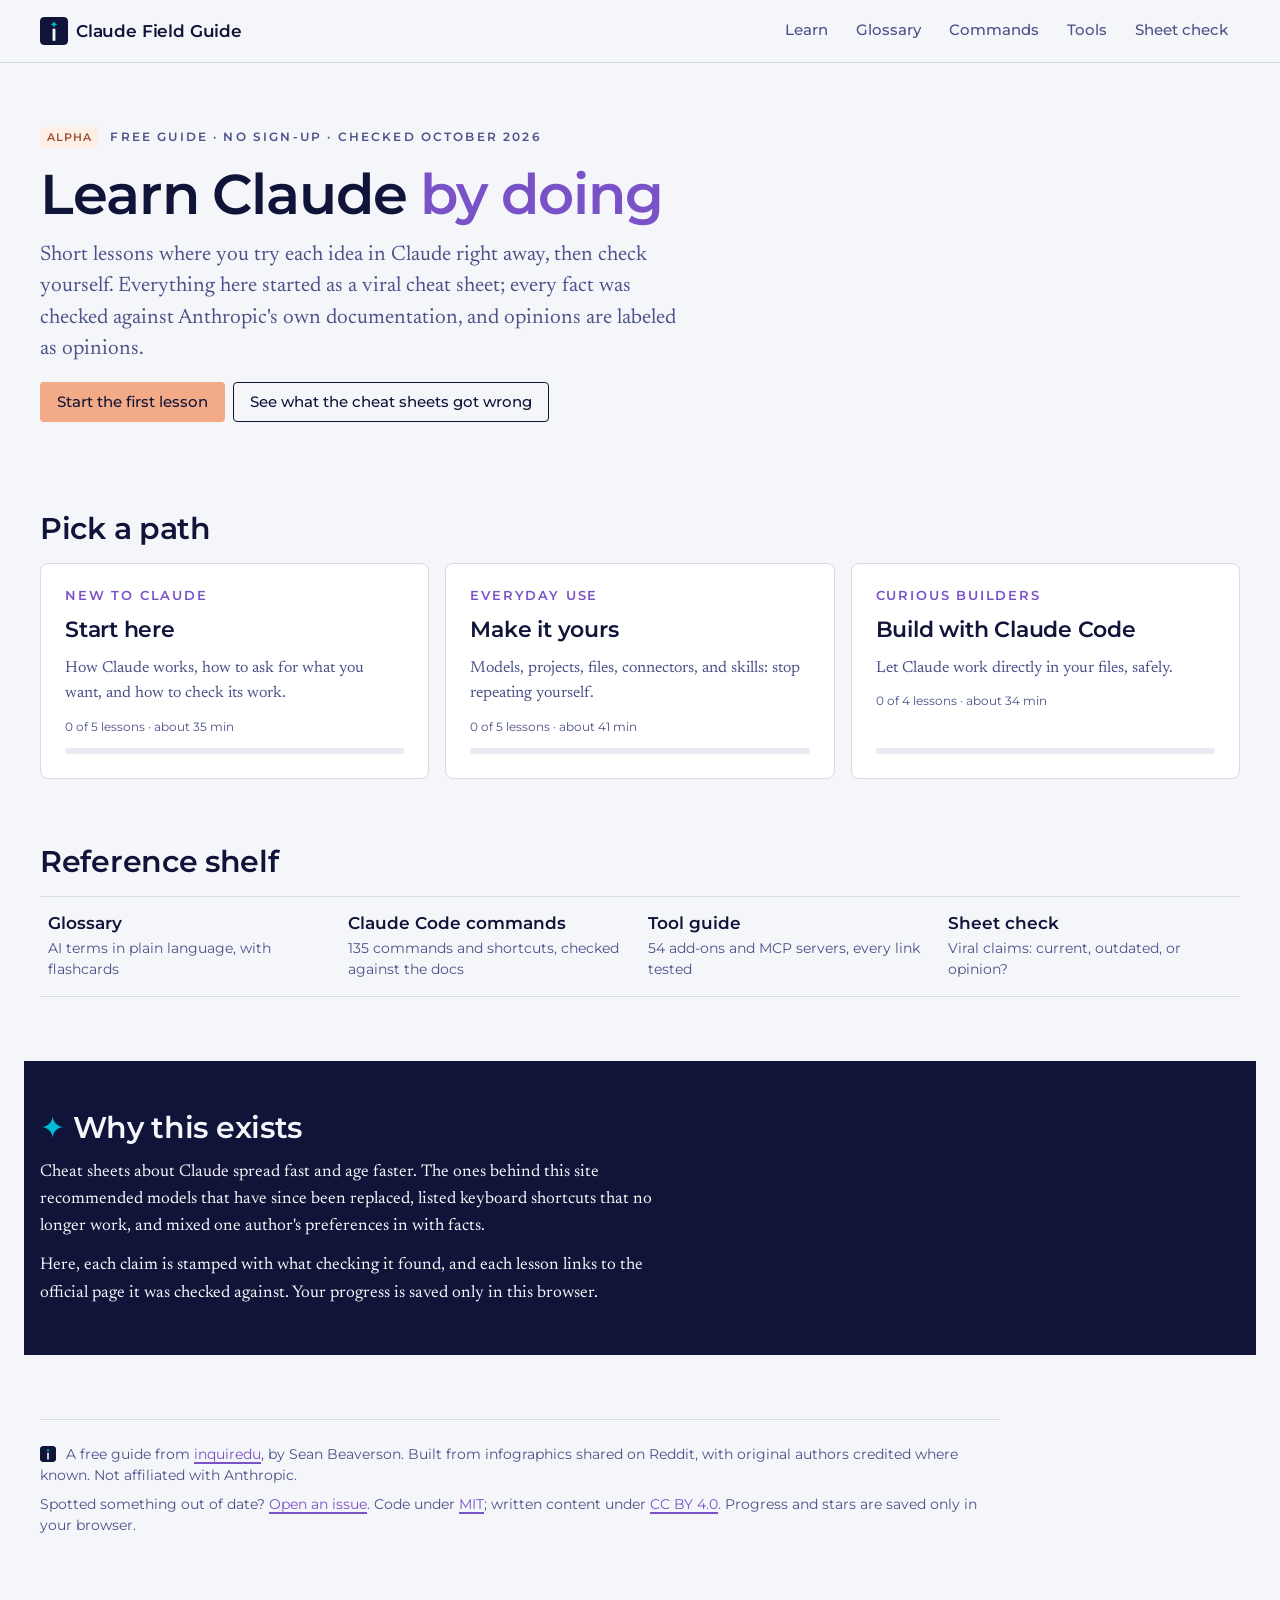
<file: index.html>
<!doctype html>
<html lang="en" data-theme="auto">
<head>
<meta charset="utf-8">
<meta name="viewport" content="width=device-width, initial-scale=1, viewport-fit=cover">
<title>Claude Field Guide</title>
<meta name="description" content="Learn to use Claude by doing: short hands-on lessons, a plain-language glossary, and cheat-sheet claims checked against Anthropic's docs.">
<meta property="og:title" content="Claude Field Guide">
<meta property="og:description" content="Learn Claude by doing. Every viral cheat-sheet claim checked against Anthropic's own docs.">
<meta property="og:type" content="website">
<meta name="color-scheme" content="light dark">
<link rel="icon" href="assets/favicon.svg" type="image/svg+xml">
<script>
  // Old share links pointed at the tool deck on this page; send them to its new home.
  if (/^#tool-\d+$/.test(location.hash)) location.replace("tools.html" + location.hash);
</script>
<link rel="preconnect" href="https://fonts.googleapis.com">
<link rel="preconnect" href="https://fonts.gstatic.com" crossorigin>
<link rel="stylesheet" href="assets/inquiredu.css?v=2">
<link rel="stylesheet" href="assets/style.css?v=2">
</head>
<body>
<a class="skip" href="#paths">Skip to the learning paths</a>
<nav class="topnav" aria-label="Site"><div class="in">
  <a class="brand" href="./"><img src="assets/favicon.svg" alt="">Claude Field Guide</a>
  <div class="links"><a href="learn.html">Learn</a><a href="glossary.html">Glossary</a><a href="commands.html">Commands</a><a href="tools.html">Tools</a><a href="check.html">Sheet check</a></div>
</div></nav>
<div class="wrap">
  <header class="hero">
    <div class="row" style="gap:var(--space-3)"><span class="stamp s-fixed" title="Built and live; content is still being reviewed">Alpha</span><span class="eyebrow">Free guide · no sign-up · checked October 2026</span></div>
    <h1>Learn Claude <span style="color:var(--accent)">by doing</span></h1>
    <p class="lede">Short lessons where you try each idea in Claude right away, then check yourself. Everything here started as a viral cheat sheet; every fact was checked against Anthropic's own documentation, and opinions are labeled as opinions.</p>
    <div class="row"><a class="btn accent" id="cta" href="learn.html">Start the first lesson</a><a class="btn ghost" href="check.html">See what the cheat sheets got wrong</a></div>
  </header>

  <h2 class="section-title" id="paths">Pick a path</h2>
  <div class="paths" id="path-cards">
    <a class="path" href="learn.html#what-claude-is"><span class="lvl">New to Claude</span><h3>Start here</h3><p>How Claude works, how to ask for what you want, and how to check its work.</p></a>
    <a class="path" href="learn.html#choose-a-model"><span class="lvl">Everyday use</span><h3>Make it yours</h3><p>Models, projects, files, connectors, and skills: stop repeating yourself.</p></a>
    <a class="path" href="learn.html#meet-claude-code"><span class="lvl">Curious builders</span><h3>Build with Claude Code</h3><p>Let Claude work directly in your files, safely.</p></a>
  </div>

  <h2 class="section-title">Reference shelf</h2>
  <div class="shelf">
    <a href="glossary.html"><b>Glossary</b><span>AI terms in plain language, with flashcards</span></a>
    <a href="commands.html"><b>Claude Code commands</b><span>135 commands and shortcuts, checked against the docs</span></a>
    <a href="tools.html"><b>Tool guide</b><span>54 add-ons and MCP servers, every link tested</span></a>
    <a href="check.html"><b>Sheet check</b><span>Viral claims: current, outdated, or opinion?</span></a>
  </div>

  <section class="why-box"><div class="in">
    <h2><span class="star-glyph" aria-hidden="true">✦</span> Why this exists</h2>
    <p>Cheat sheets about Claude spread fast and age faster. The ones behind this site recommended models that have since been replaced, listed keyboard shortcuts that no longer work, and mixed one author's preferences in with facts.</p>
    <p>Here, each claim is stamped with what checking it found, and each lesson links to the official page it was checked against. Your progress is saved only in this browser.</p>
  </div></section>
<footer class="site-foot">
  <p class="byline"><img src="assets/favicon.svg" width="16" height="16" alt=""> A free guide from <a href="https://inquiredu.org">inquiredu</a>, by Sean Beaverson. Built from infographics shared on Reddit, with original authors credited where known. Not affiliated with Anthropic.</p>
  <p>Spotted something out of date? <a href="https://github.com/inquiredu/claude-code-field-guide/issues">Open an issue</a>. Code under <a href="https://github.com/inquiredu/claude-code-field-guide/blob/main/LICENSE">MIT</a>; written content under <a href="https://creativecommons.org/licenses/by/4.0/">CC BY 4.0</a>. Progress and stars are saved only in your browser.</p>
</footer>
</div>
<script src="assets/core.js"></script>
<script>
  CFG.json("data/lessons.json").then(d => {
    const cards = document.querySelectorAll("#path-cards .path");
    let anyDone = false;
    d.paths.forEach((p, i) => {
      const ls = d.lessons.filter(l => l.path === p.id);
      const done = ls.filter(l => CFG.lesson(l.id).done).length;
      if (done) anyDone = true;
      const el = cards[i]; if (!el) return;
      el.href = "learn.html#" + (ls.find(l => !CFG.lesson(l.id).done) || ls[0]).id;
      el.insertAdjacentHTML("beforeend", `<div class="meter-label">${done} of ${ls.length} lessons · about ${ls.reduce((a, l) => a + l.minutes, 0)} min</div><div class="meter" aria-hidden="true"><i style="width:${ls.length ? done / ls.length * 100 : 0}%"></i></div>`);
    });
    if (anyDone) document.getElementById("cta").textContent = "Pick up where you left off";
  }).catch(() => {});
</script>
</body>
</html>
</file>
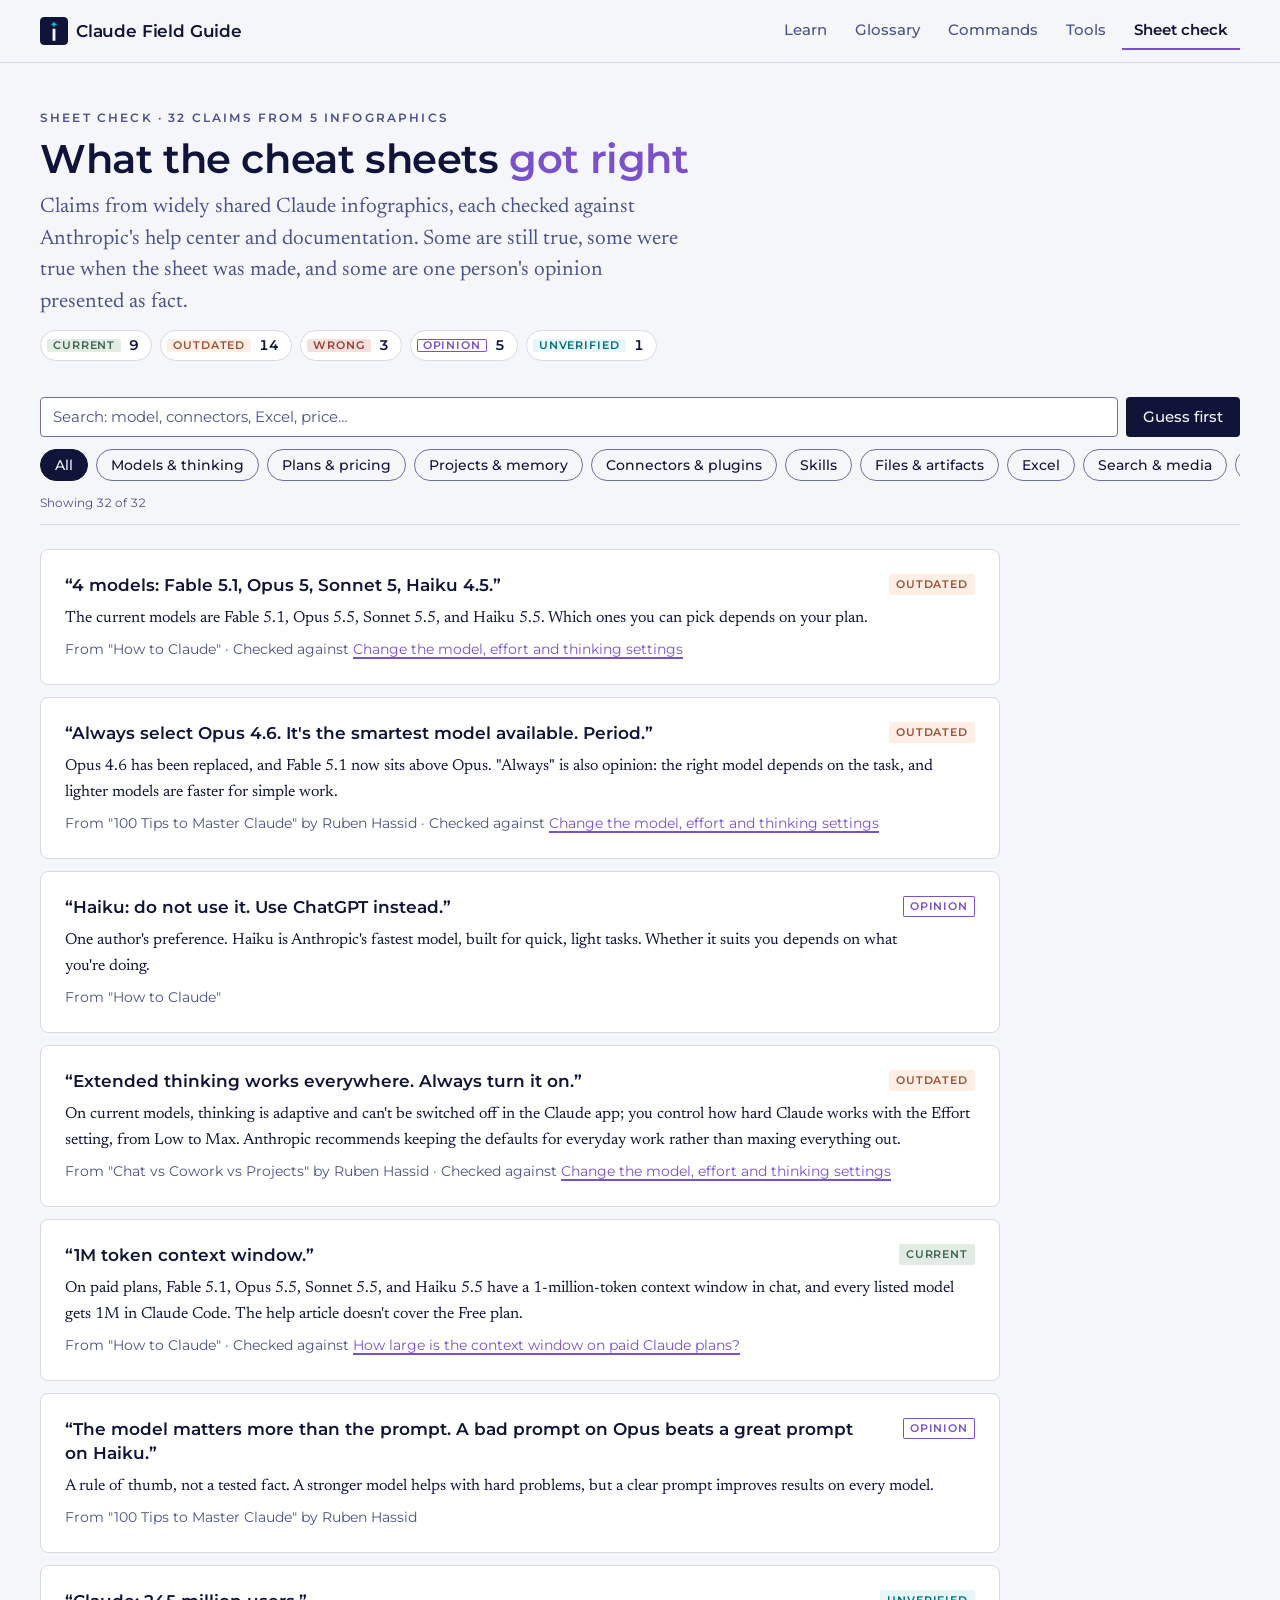
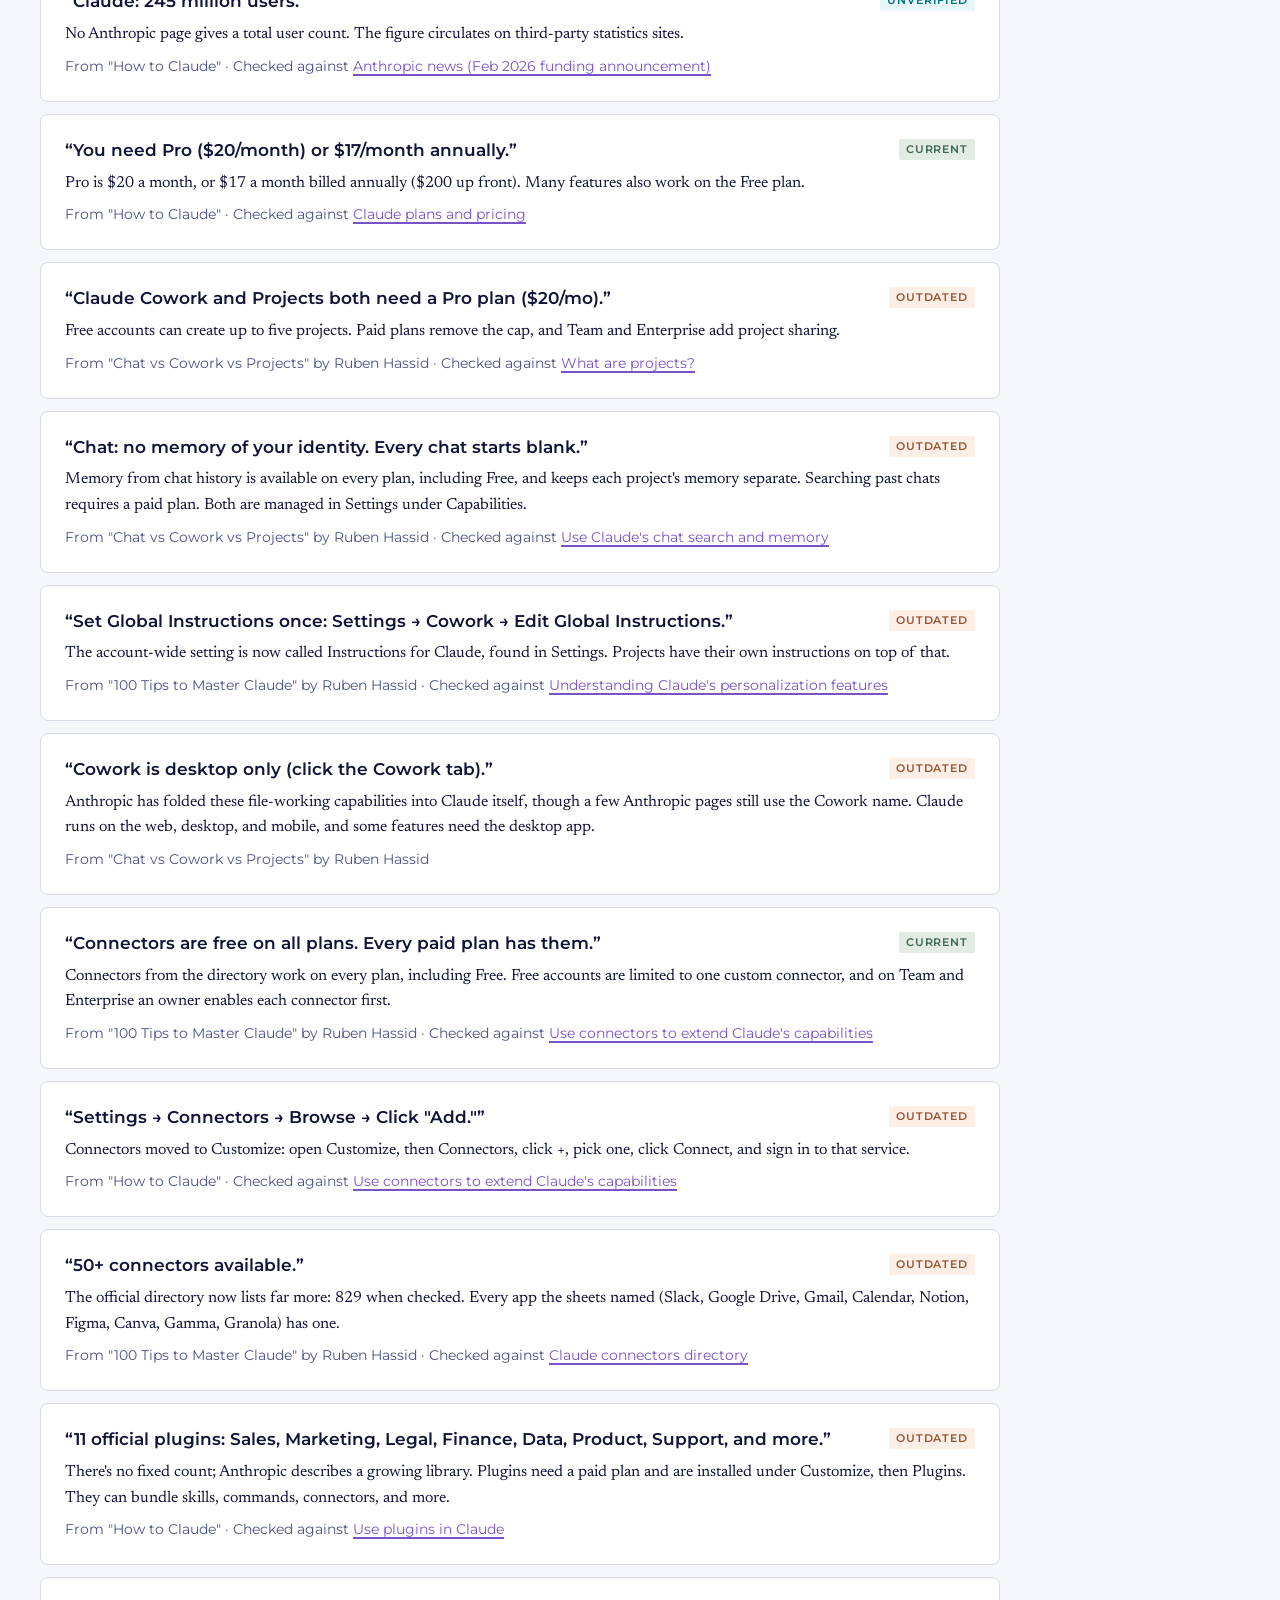
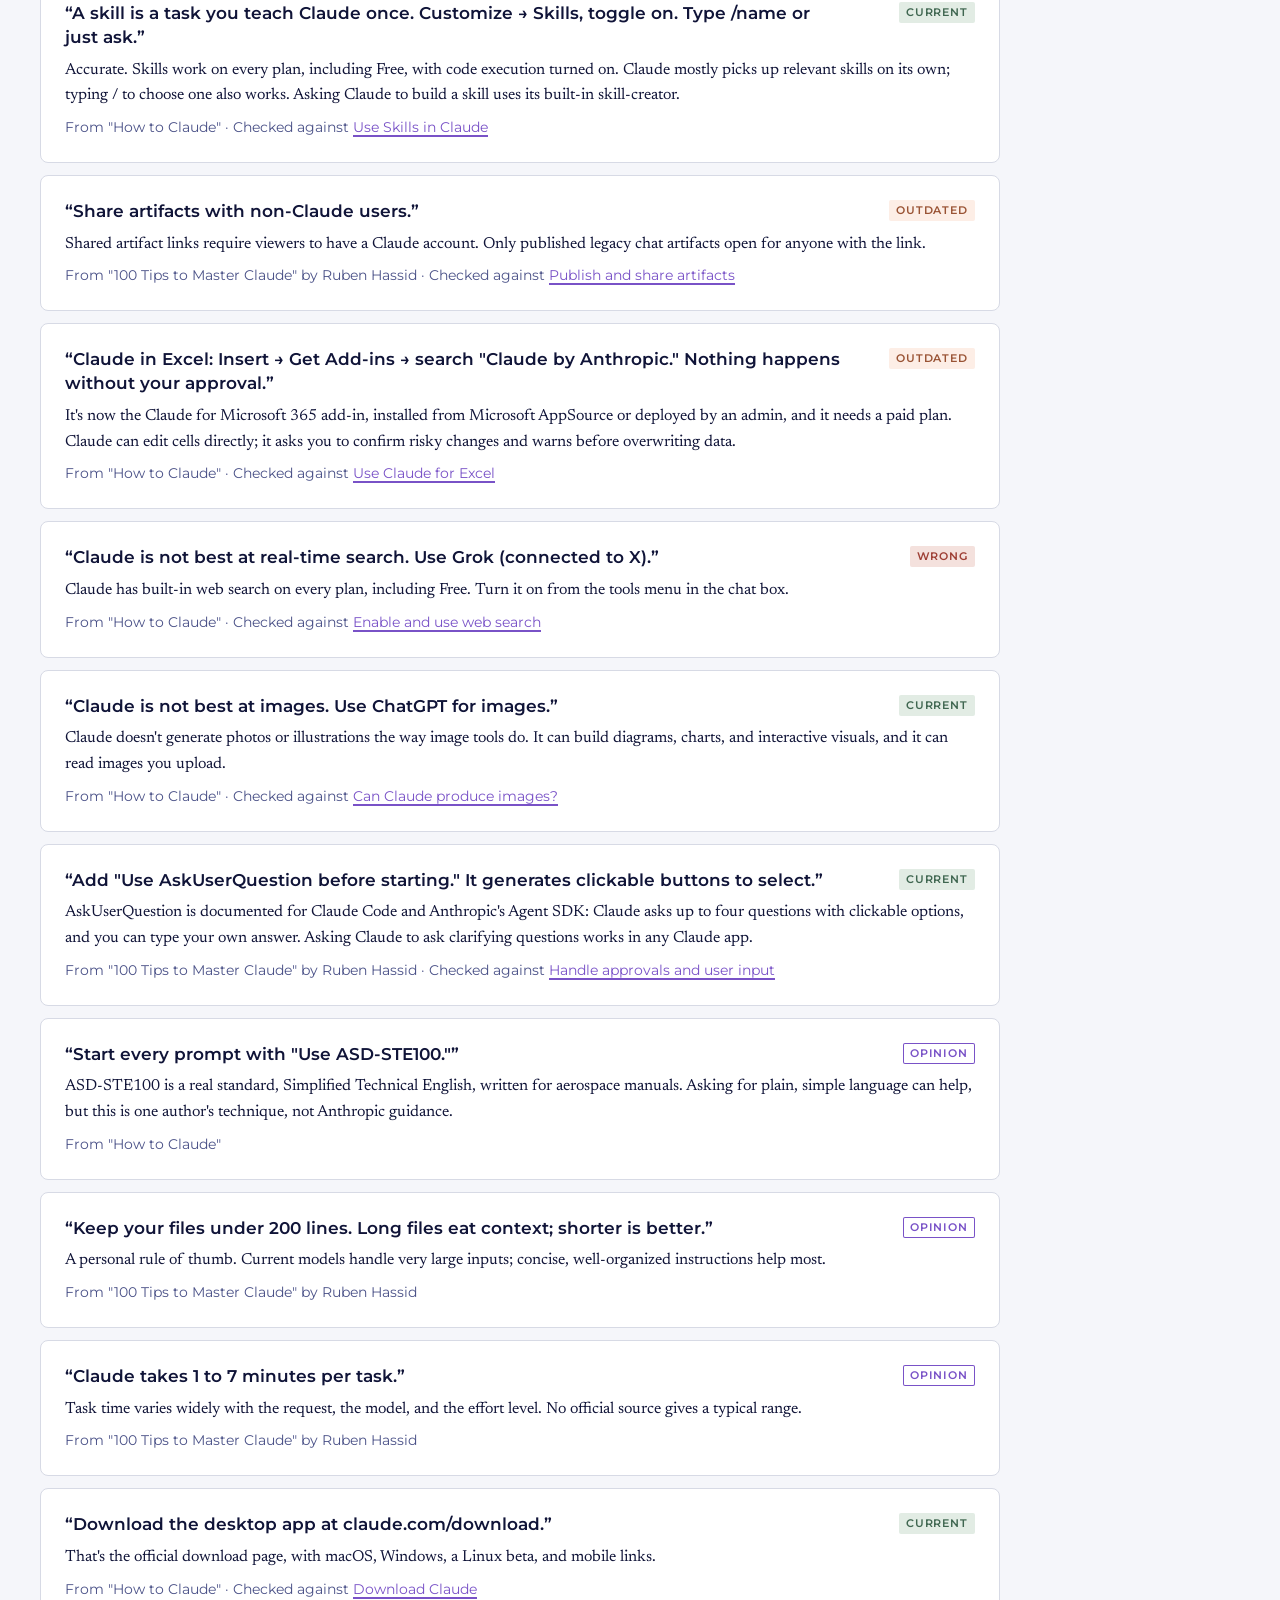
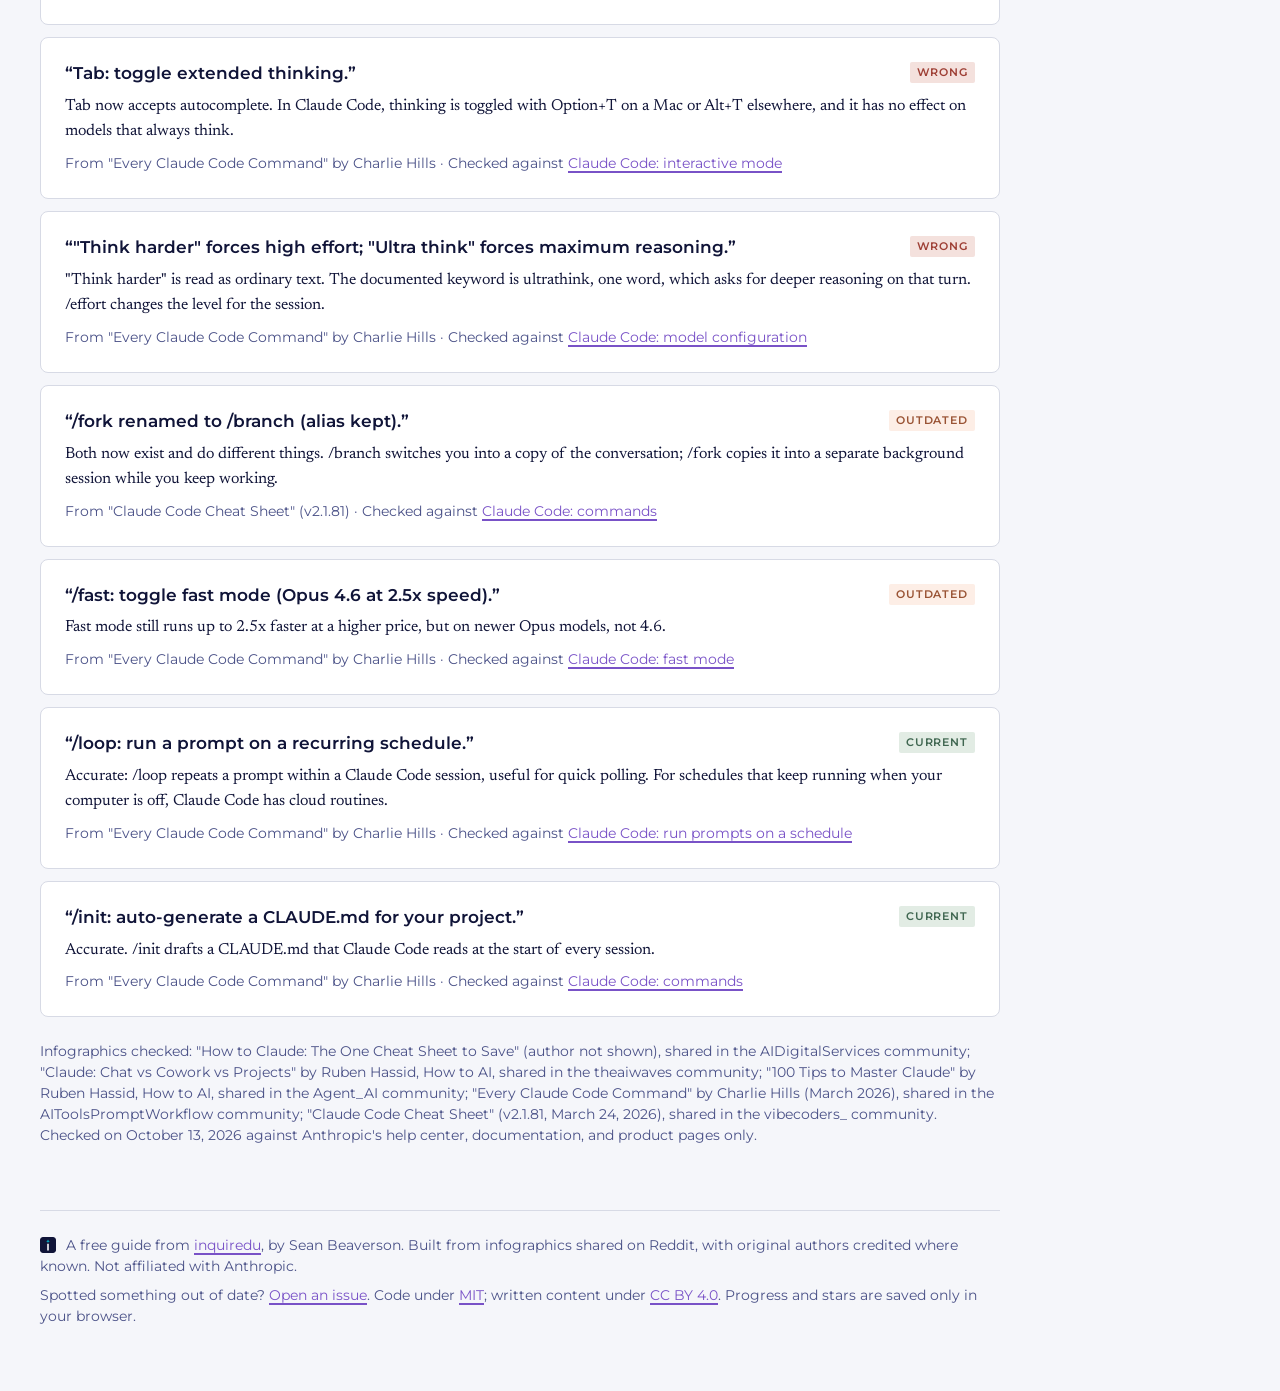
<file: check.html>
<!doctype html>
<html lang="en" data-theme="auto">
<head>
<meta charset="utf-8">
<meta name="viewport" content="width=device-width, initial-scale=1, viewport-fit=cover">
<title>Sheet Check · Claude Field Guide</title>
<meta name="description" content="Claims from viral Claude cheat sheets, each stamped current, outdated, wrong, opinion, or unverified, with the official source.">
<meta name="color-scheme" content="light dark">
<link rel="icon" href="assets/favicon.svg" type="image/svg+xml">
<link rel="preconnect" href="https://fonts.googleapis.com">
<link rel="preconnect" href="https://fonts.gstatic.com" crossorigin>
<link rel="stylesheet" href="assets/inquiredu.css?v=2">
<link rel="stylesheet" href="assets/style.css?v=2">
</head>
<body>
<a class="skip" href="#claims">Skip to the claims</a>
<nav class="topnav" aria-label="Site"><div class="in">
  <a class="brand" href="./"><img src="assets/favicon.svg" alt="">Claude Field Guide</a>
  <div class="links"><a href="learn.html">Learn</a><a href="glossary.html">Glossary</a><a href="commands.html">Commands</a><a href="tools.html">Tools</a><a href="check.html" aria-current="page">Sheet check</a></div>
</div></nav>
<div class="wrap">
  <header class="page-head">
    <div class="eyebrow" id="keyebrow">Sheet check</div>
    <h1>What the cheat sheets <span style="color:var(--accent)">got right</span></h1>
    <p class="lede">Claims from widely shared Claude infographics, each checked against Anthropic's help center and documentation. Some are still true, some were true when the sheet was made, and some are one person's opinion presented as fact.</p>
    <div class="tally" id="kstamps" role="group" aria-label="Filter by verdict"></div>
  </header>
  <div class="controls">
    <div class="row">
      <label class="sr" for="kq">Search claims</label>
      <input id="kq" type="search" placeholder="Search: model, connectors, Excel, price…" autocomplete="off">
      <button class="btn" id="guess" type="button" aria-pressed="false">Guess first</button>
    </div>
    <div class="chips" id="ktopics" role="group" aria-label="Filter by topic"></div>
    <div class="count" id="kcount" aria-live="polite"></div>
  </div>
  <main id="claims"></main>
  <footer id="ksrc"></footer>
<footer class="site-foot">
  <p class="byline"><img src="assets/favicon.svg" width="16" height="16" alt=""> A free guide from <a href="https://inquiredu.org">inquiredu</a>, by Sean Beaverson. Built from infographics shared on Reddit, with original authors credited where known. Not affiliated with Anthropic.</p>
  <p>Spotted something out of date? <a href="https://github.com/inquiredu/claude-code-field-guide/issues">Open an issue</a>. Code under <a href="https://github.com/inquiredu/claude-code-field-guide/blob/main/LICENSE">MIT</a>; written content under <a href="https://creativecommons.org/licenses/by/4.0/">CC BY 4.0</a>. Progress and stars are saved only in your browser.</p>
</footer>
</div>
<script src="assets/core.js"></script>
<script src="assets/check.js"></script>
</body>
</html>
</file>
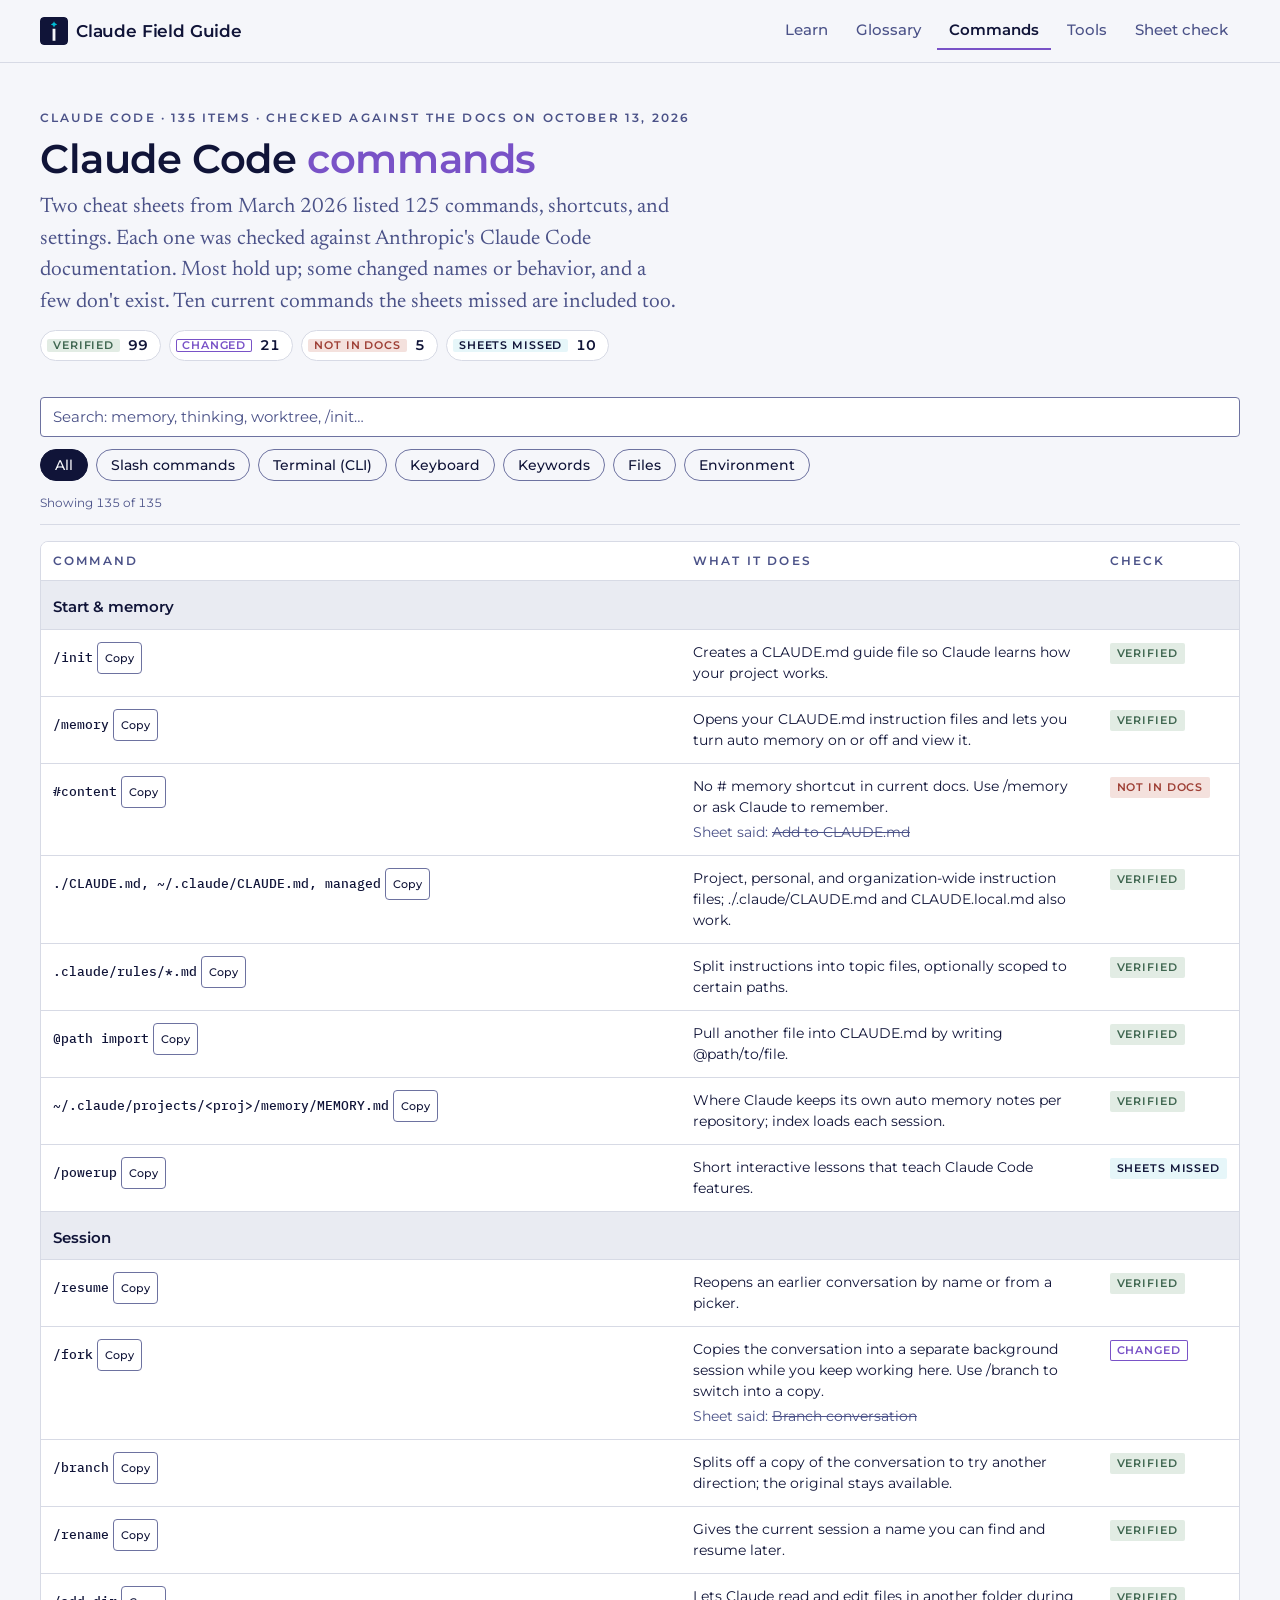
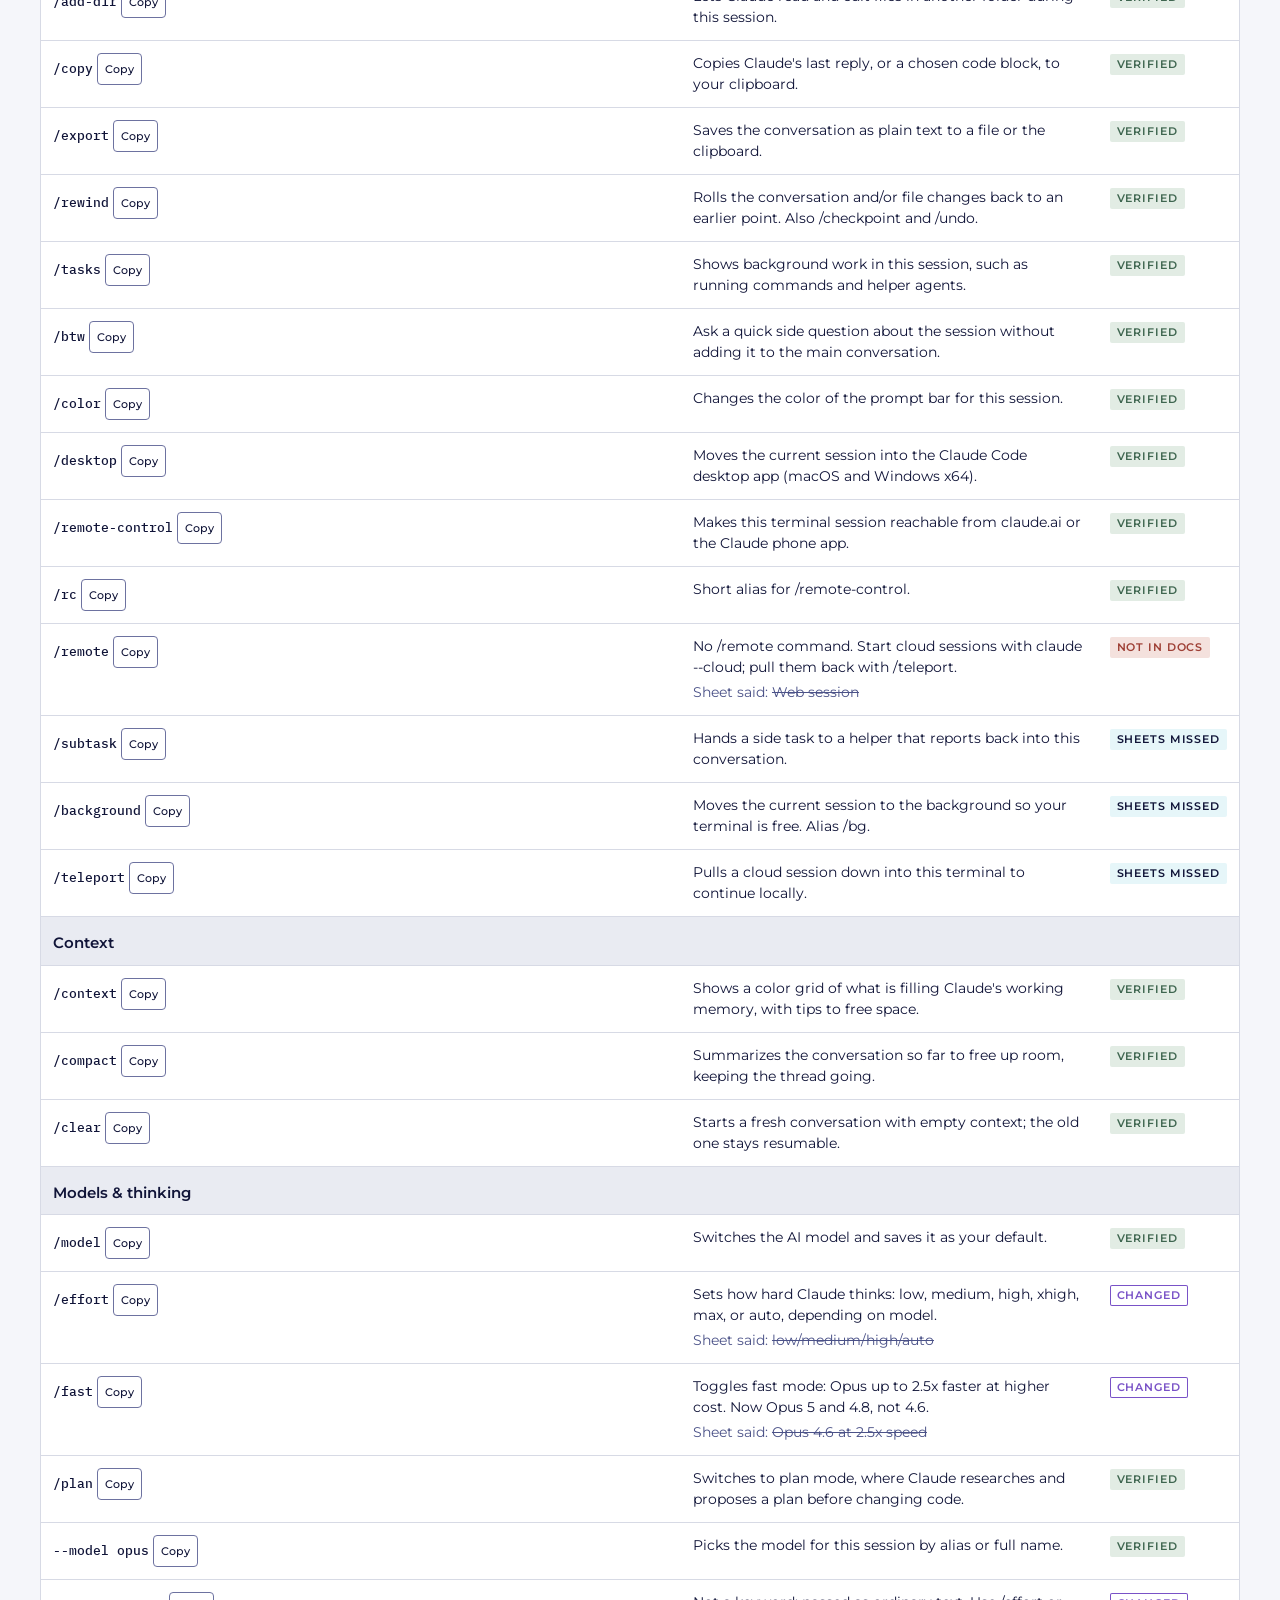
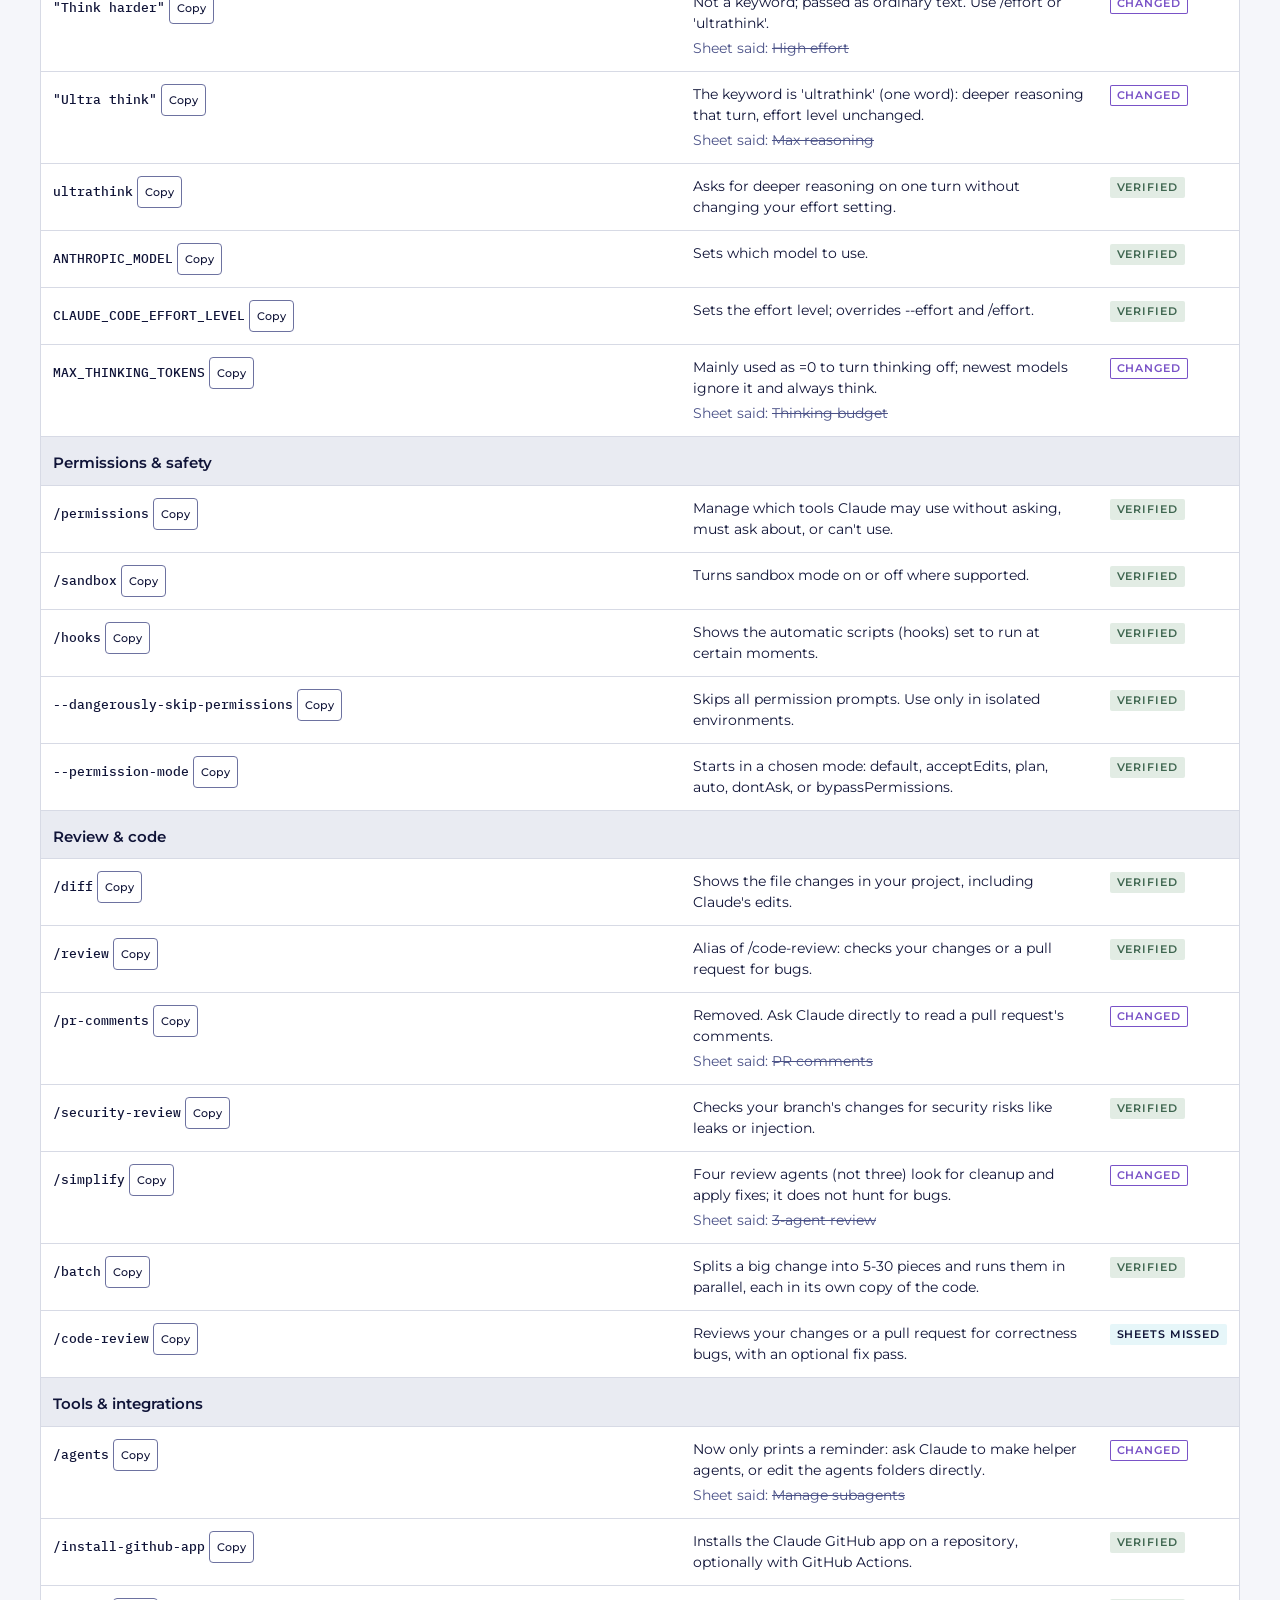
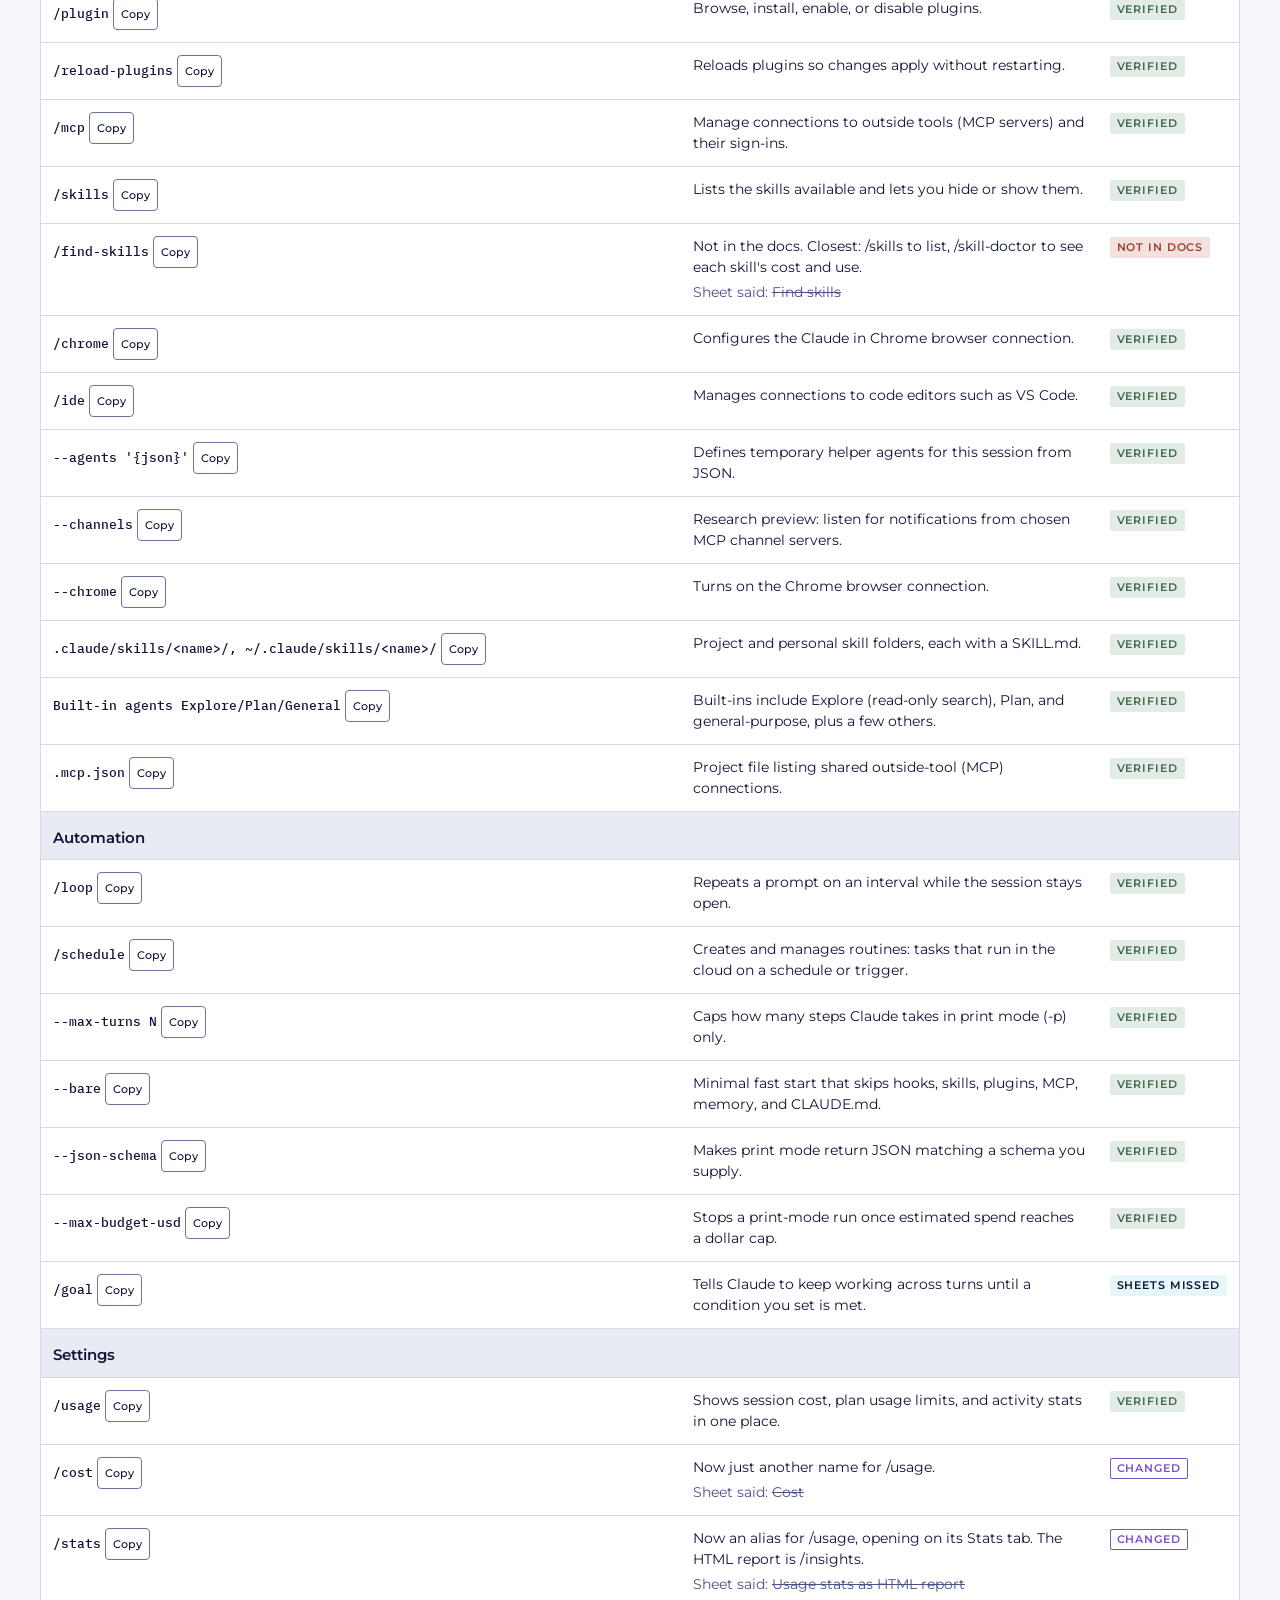
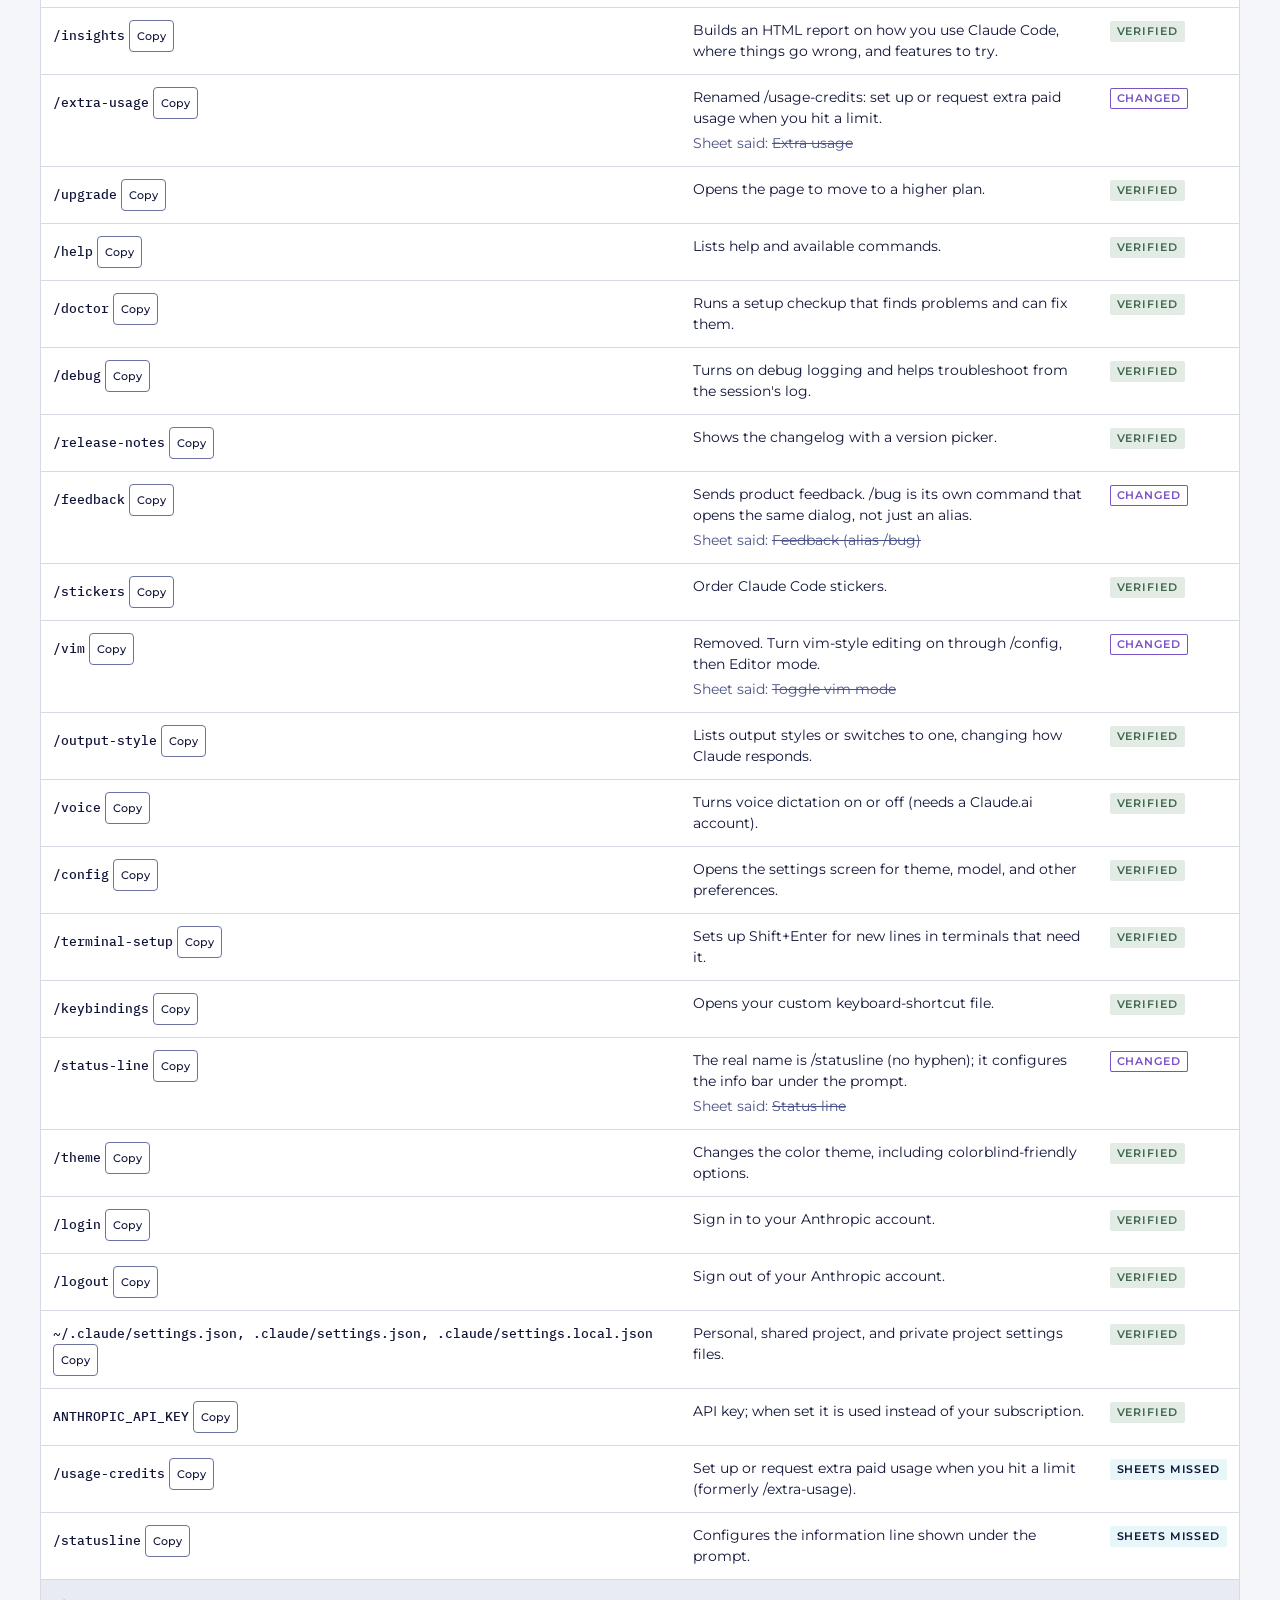
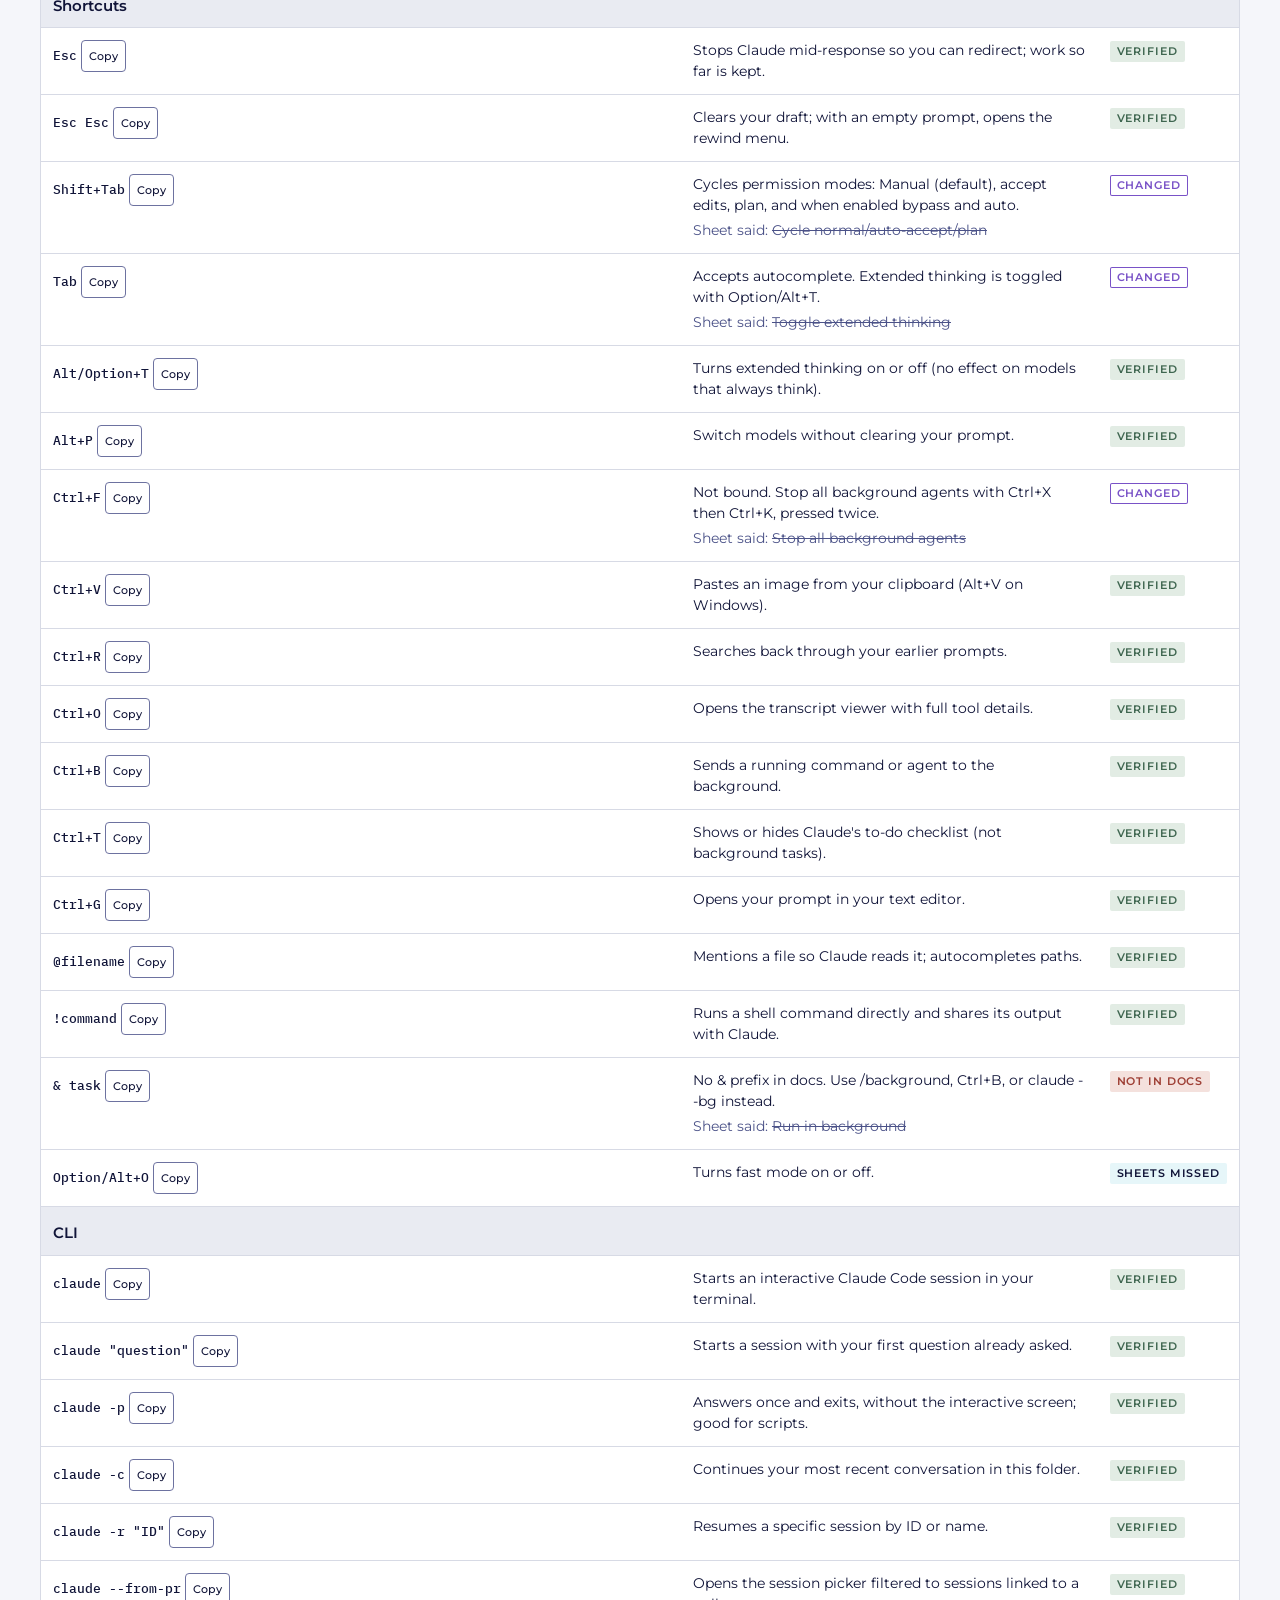
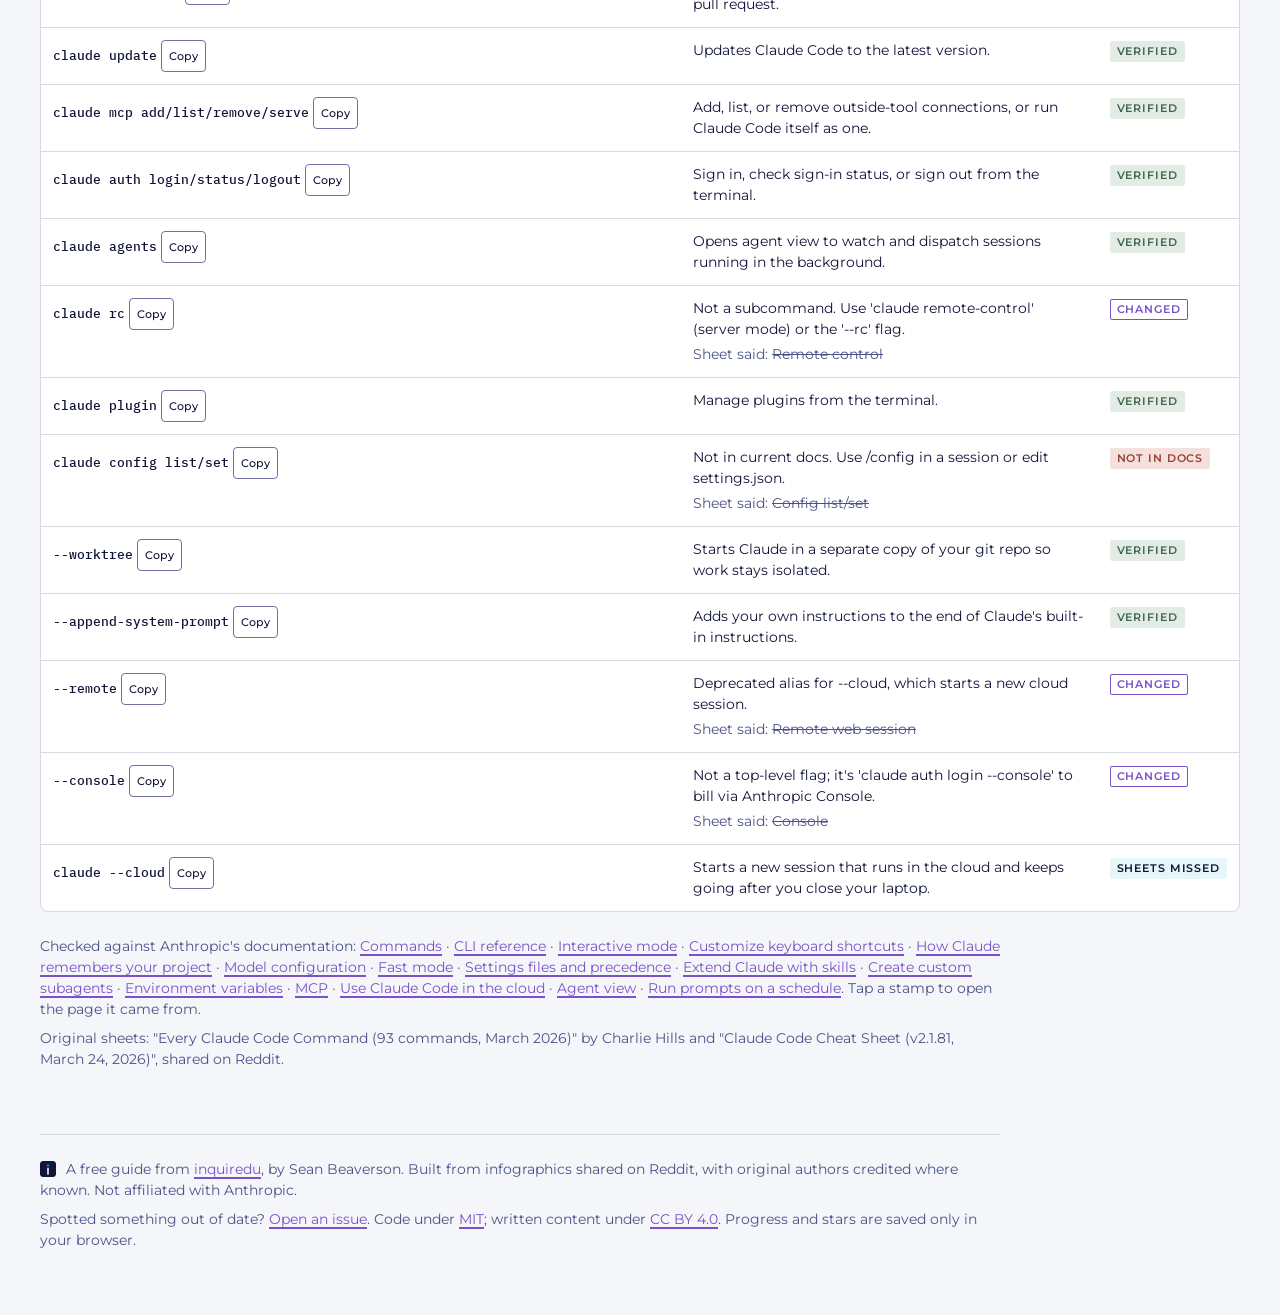
<file: commands.html>
<!doctype html>
<html lang="en" data-theme="auto">
<head>
<meta charset="utf-8">
<meta name="viewport" content="width=device-width, initial-scale=1, viewport-fit=cover">
<title>Commands · Claude Field Guide</title>
<meta name="description" content="Every Claude Code command from two viral cheat sheets, checked against Anthropic's docs, in plain language.">
<meta name="color-scheme" content="light dark">
<link rel="icon" href="assets/favicon.svg" type="image/svg+xml">
<link rel="preconnect" href="https://fonts.googleapis.com">
<link rel="preconnect" href="https://fonts.gstatic.com" crossorigin>
<link rel="stylesheet" href="assets/inquiredu.css?v=2">
<link rel="stylesheet" href="assets/style.css?v=2">
</head>
<body>
<a class="skip" href="#cmds">Skip to the commands</a>
<nav class="topnav" aria-label="Site"><div class="in">
  <a class="brand" href="./"><img src="assets/favicon.svg" alt="">Claude Field Guide</a>
  <div class="links"><a href="learn.html">Learn</a><a href="glossary.html">Glossary</a><a href="commands.html" aria-current="page">Commands</a><a href="tools.html">Tools</a><a href="check.html">Sheet check</a></div>
</div></nav>
<div class="wrap">
  <header class="page-head">
    <div class="eyebrow" id="ceyebrow">Claude Code · checked against the docs</div>
    <h1>Claude Code <span style="color:var(--accent)">commands</span></h1>
    <p class="lede">Two cheat sheets from March 2026 listed 125 commands, shortcuts, and settings. Each one was checked against Anthropic's Claude Code documentation. Most hold up; some changed names or behavior, and a few don't exist. Ten current commands the sheets missed are included too.</p>
    <div class="tally" id="cstamps" role="group" aria-label="Filter by result"></div>
  </header>
  <div class="controls">
    <div class="row">
      <label class="sr" for="cq">Search commands</label>
      <input id="cq" type="search" placeholder="Search: memory, thinking, worktree, /init…" autocomplete="off">
    </div>
    <div class="chips" id="kinds" role="group" aria-label="Filter by type"></div>
    <div class="count" id="ccount" aria-live="polite"></div>
  </div>
  <main id="cmds"></main>
  <footer id="csrc"></footer>
<footer class="site-foot">
  <p class="byline"><img src="assets/favicon.svg" width="16" height="16" alt=""> A free guide from <a href="https://inquiredu.org">inquiredu</a>, by Sean Beaverson. Built from infographics shared on Reddit, with original authors credited where known. Not affiliated with Anthropic.</p>
  <p>Spotted something out of date? <a href="https://github.com/inquiredu/claude-code-field-guide/issues">Open an issue</a>. Code under <a href="https://github.com/inquiredu/claude-code-field-guide/blob/main/LICENSE">MIT</a>; written content under <a href="https://creativecommons.org/licenses/by/4.0/">CC BY 4.0</a>. Progress and stars are saved only in your browser.</p>
</footer>
</div>
<script src="assets/core.js"></script>
<script src="assets/commands.js"></script>
</body>
</html>
</file>
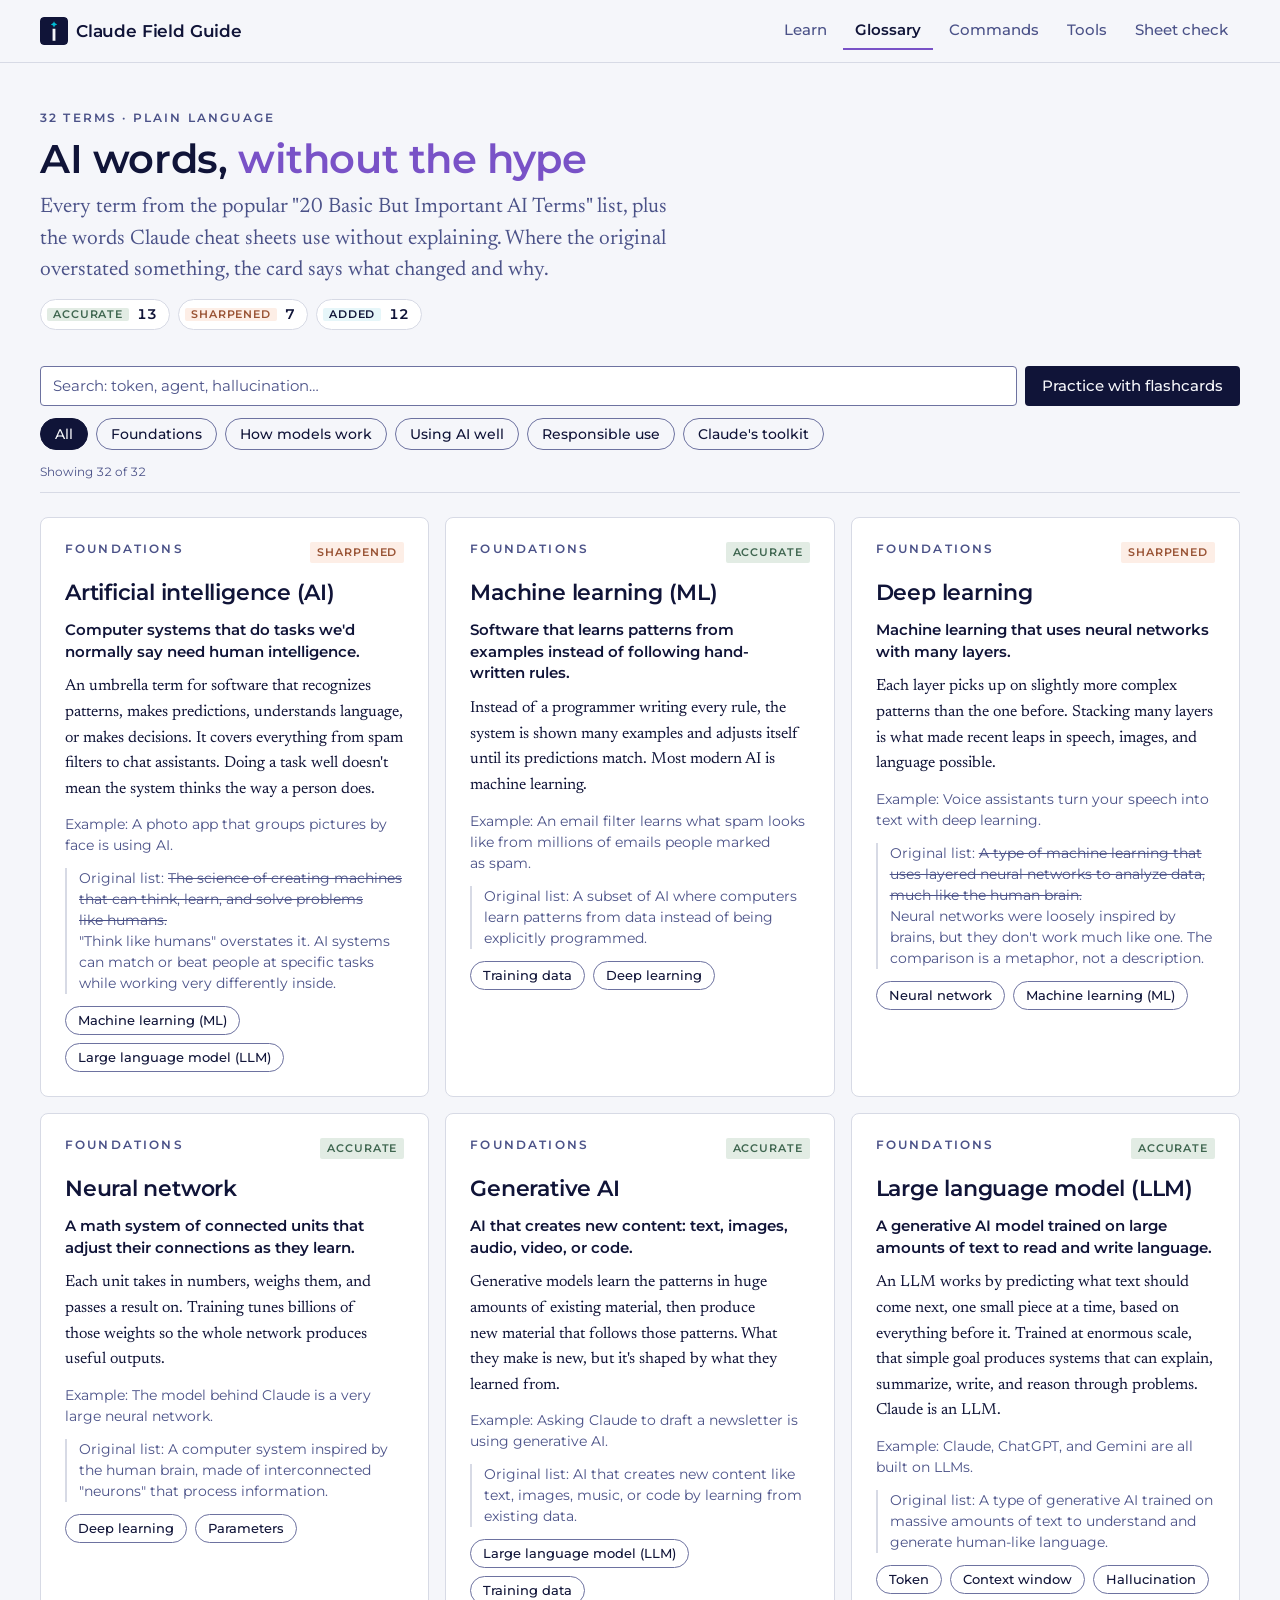
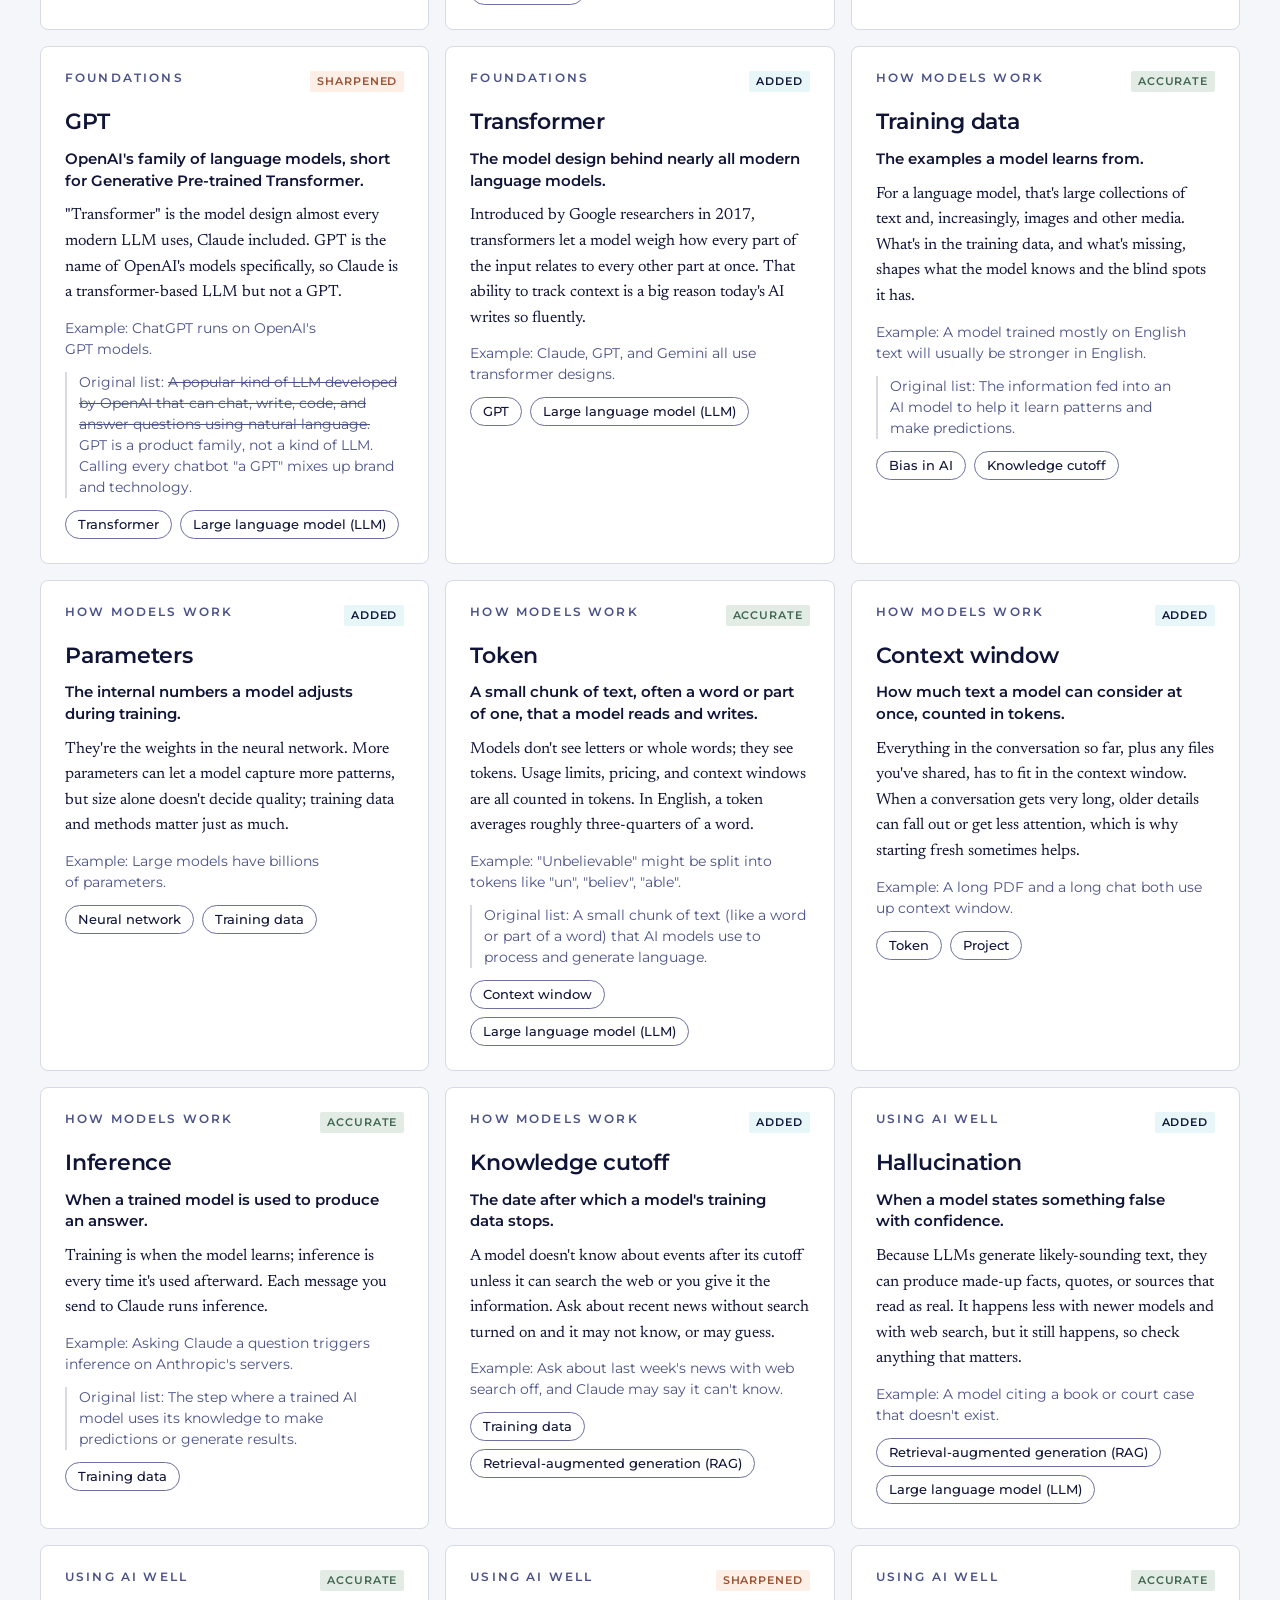
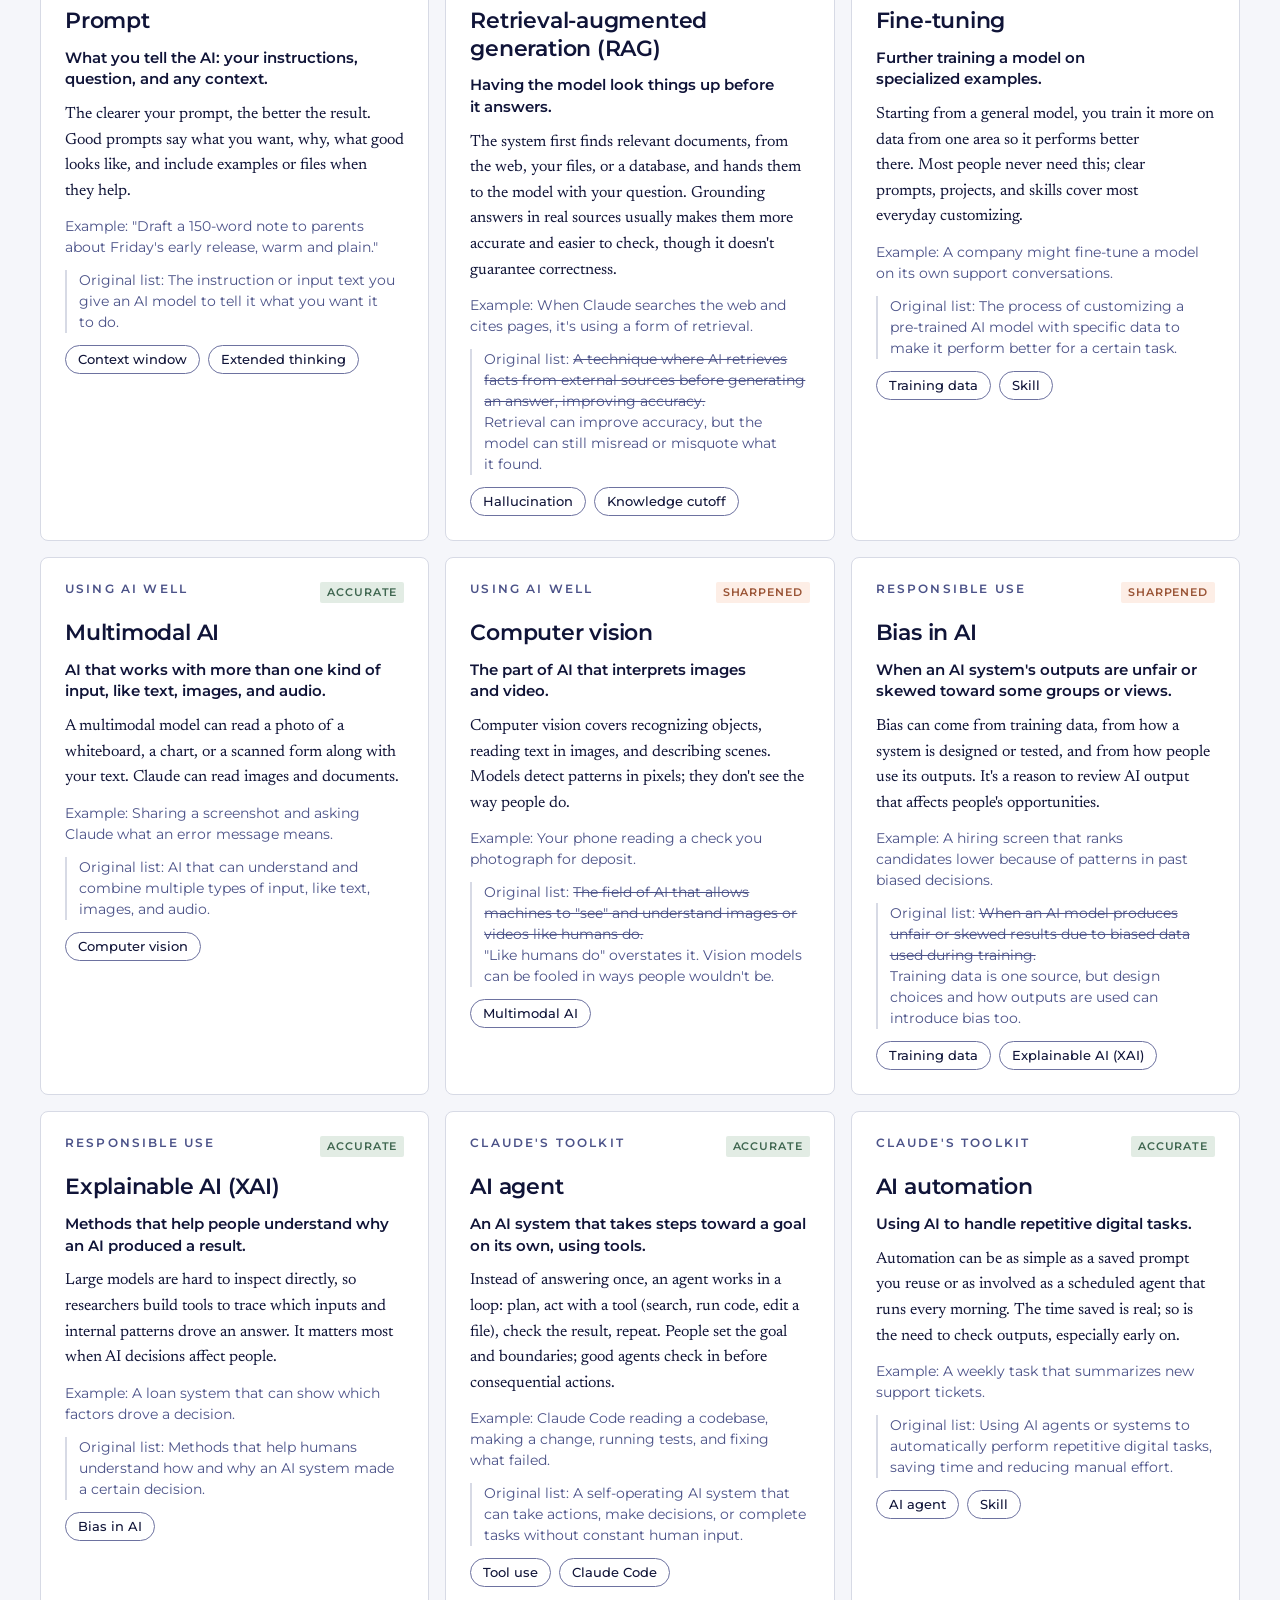
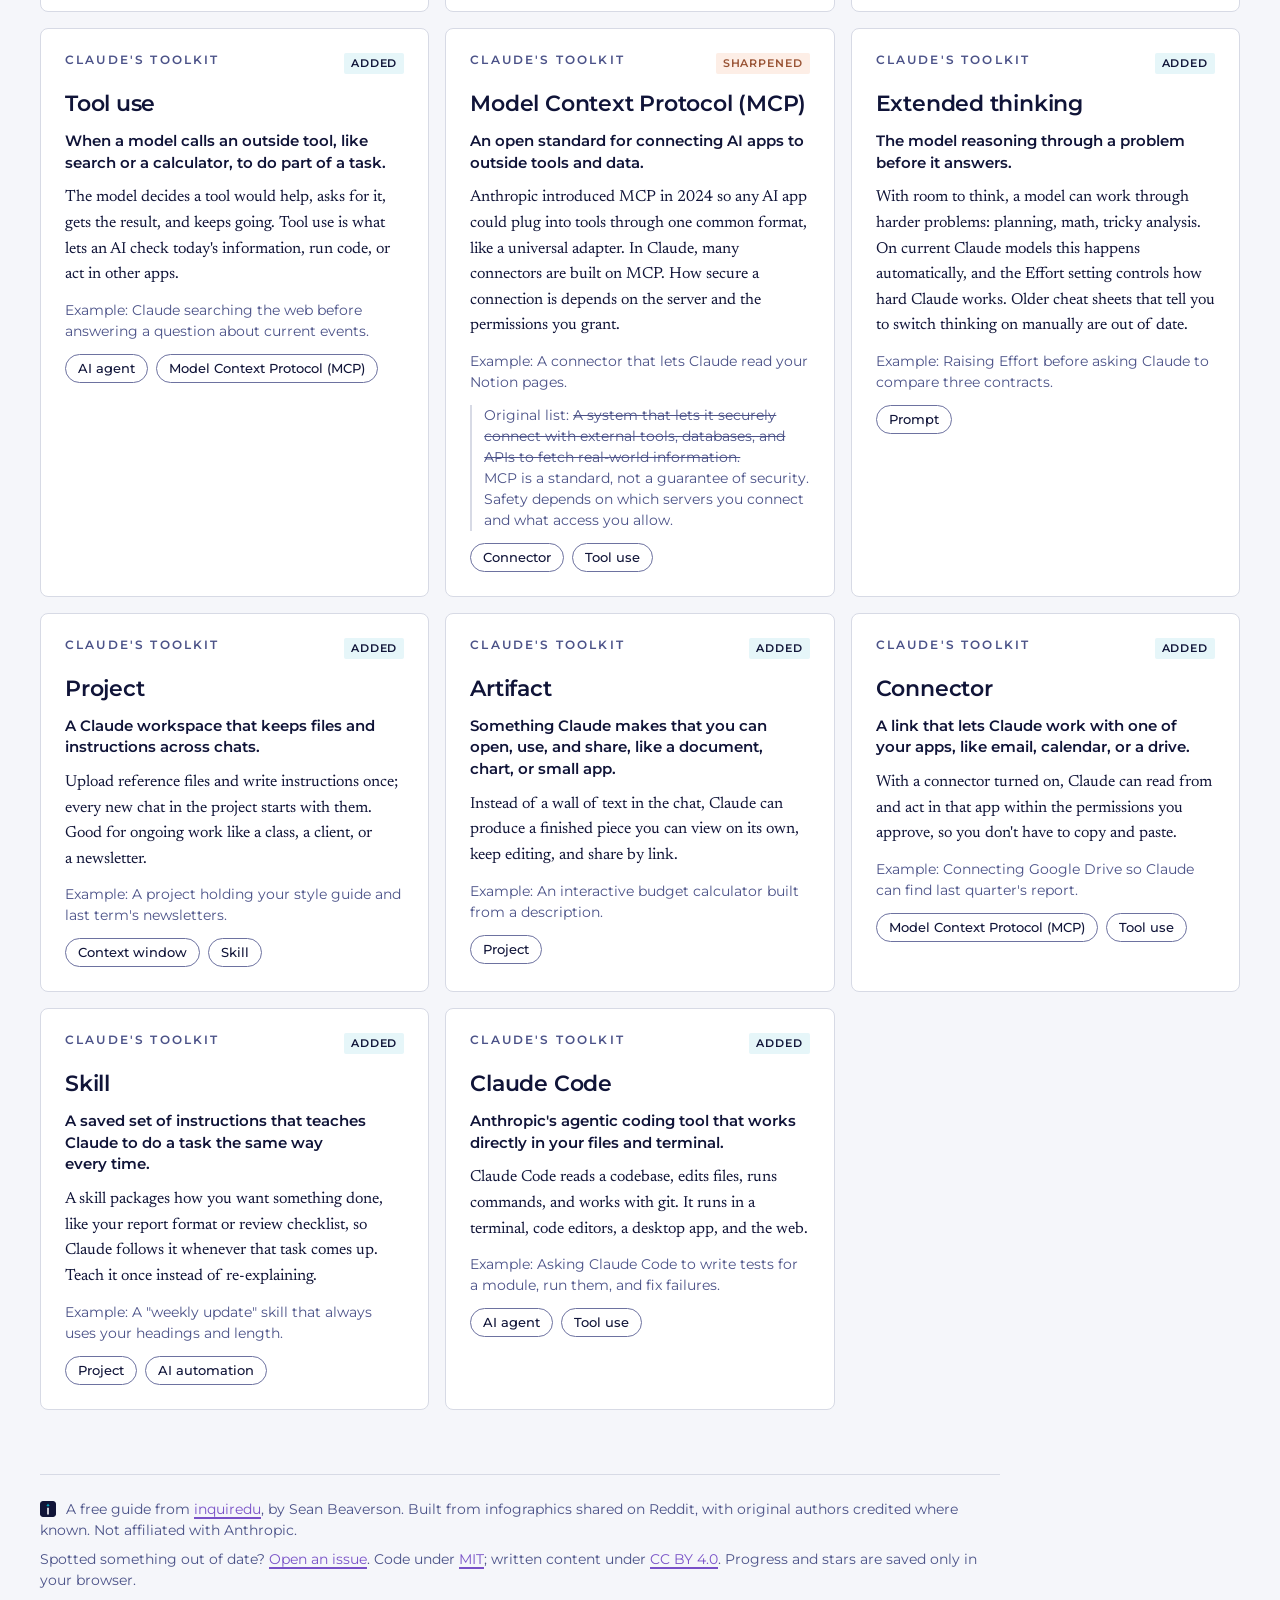
<file: glossary.html>
<!doctype html>
<html lang="en" data-theme="auto">
<head>
<meta charset="utf-8">
<meta name="viewport" content="width=device-width, initial-scale=1, viewport-fit=cover">
<title>Glossary · Claude Field Guide</title>
<meta name="description" content="Plain-language AI terms, with corrections where popular cheat sheets overstate things, plus flashcards to practice.">
<meta name="color-scheme" content="light dark">
<link rel="icon" href="assets/favicon.svg" type="image/svg+xml">
<link rel="preconnect" href="https://fonts.googleapis.com">
<link rel="preconnect" href="https://fonts.gstatic.com" crossorigin>
<link rel="stylesheet" href="assets/inquiredu.css?v=2">
<link rel="stylesheet" href="assets/style.css?v=2">
</head>
<body>
<a class="skip" href="#terms">Skip to the terms</a>
<nav class="topnav" aria-label="Site"><div class="in">
  <a class="brand" href="./"><img src="assets/favicon.svg" alt="">Claude Field Guide</a>
  <div class="links"><a href="learn.html">Learn</a><a href="glossary.html" aria-current="page">Glossary</a><a href="commands.html">Commands</a><a href="tools.html">Tools</a><a href="check.html">Sheet check</a></div>
</div></nav>
<div class="wrap">
  <header class="page-head">
    <div class="eyebrow">32 terms · plain language</div>
    <h1>AI words, <span style="color:var(--accent)">without the hype</span></h1>
    <p class="lede">Every term from the popular "20 Basic But Important AI Terms" list, plus the words Claude cheat sheets use without explaining. Where the original overstated something, the card says what changed and why.</p>
    <div class="tally" id="stamps" role="group" aria-label="Filter by stamp"></div>
  </header>
  <div class="controls">
    <div class="row">
      <label class="sr" for="gq">Search terms</label>
      <input id="gq" type="search" placeholder="Search: token, agent, hallucination…" autocomplete="off">
      <button class="btn" id="mode" type="button" aria-pressed="false">Practice with flashcards</button>
    </div>
    <div class="chips" id="groups" role="group" aria-label="Filter by topic"></div>
    <div class="count" id="gcount" aria-live="polite"></div>
  </div>
  <main id="terms"></main>
<footer class="site-foot">
  <p class="byline"><img src="assets/favicon.svg" width="16" height="16" alt=""> A free guide from <a href="https://inquiredu.org">inquiredu</a>, by Sean Beaverson. Built from infographics shared on Reddit, with original authors credited where known. Not affiliated with Anthropic.</p>
  <p>Spotted something out of date? <a href="https://github.com/inquiredu/claude-code-field-guide/issues">Open an issue</a>. Code under <a href="https://github.com/inquiredu/claude-code-field-guide/blob/main/LICENSE">MIT</a>; written content under <a href="https://creativecommons.org/licenses/by/4.0/">CC BY 4.0</a>. Progress and stars are saved only in your browser.</p>
</footer>
</div>
<script src="assets/core.js"></script>
<script src="assets/glossary.js"></script>
</body>
</html>
</file>
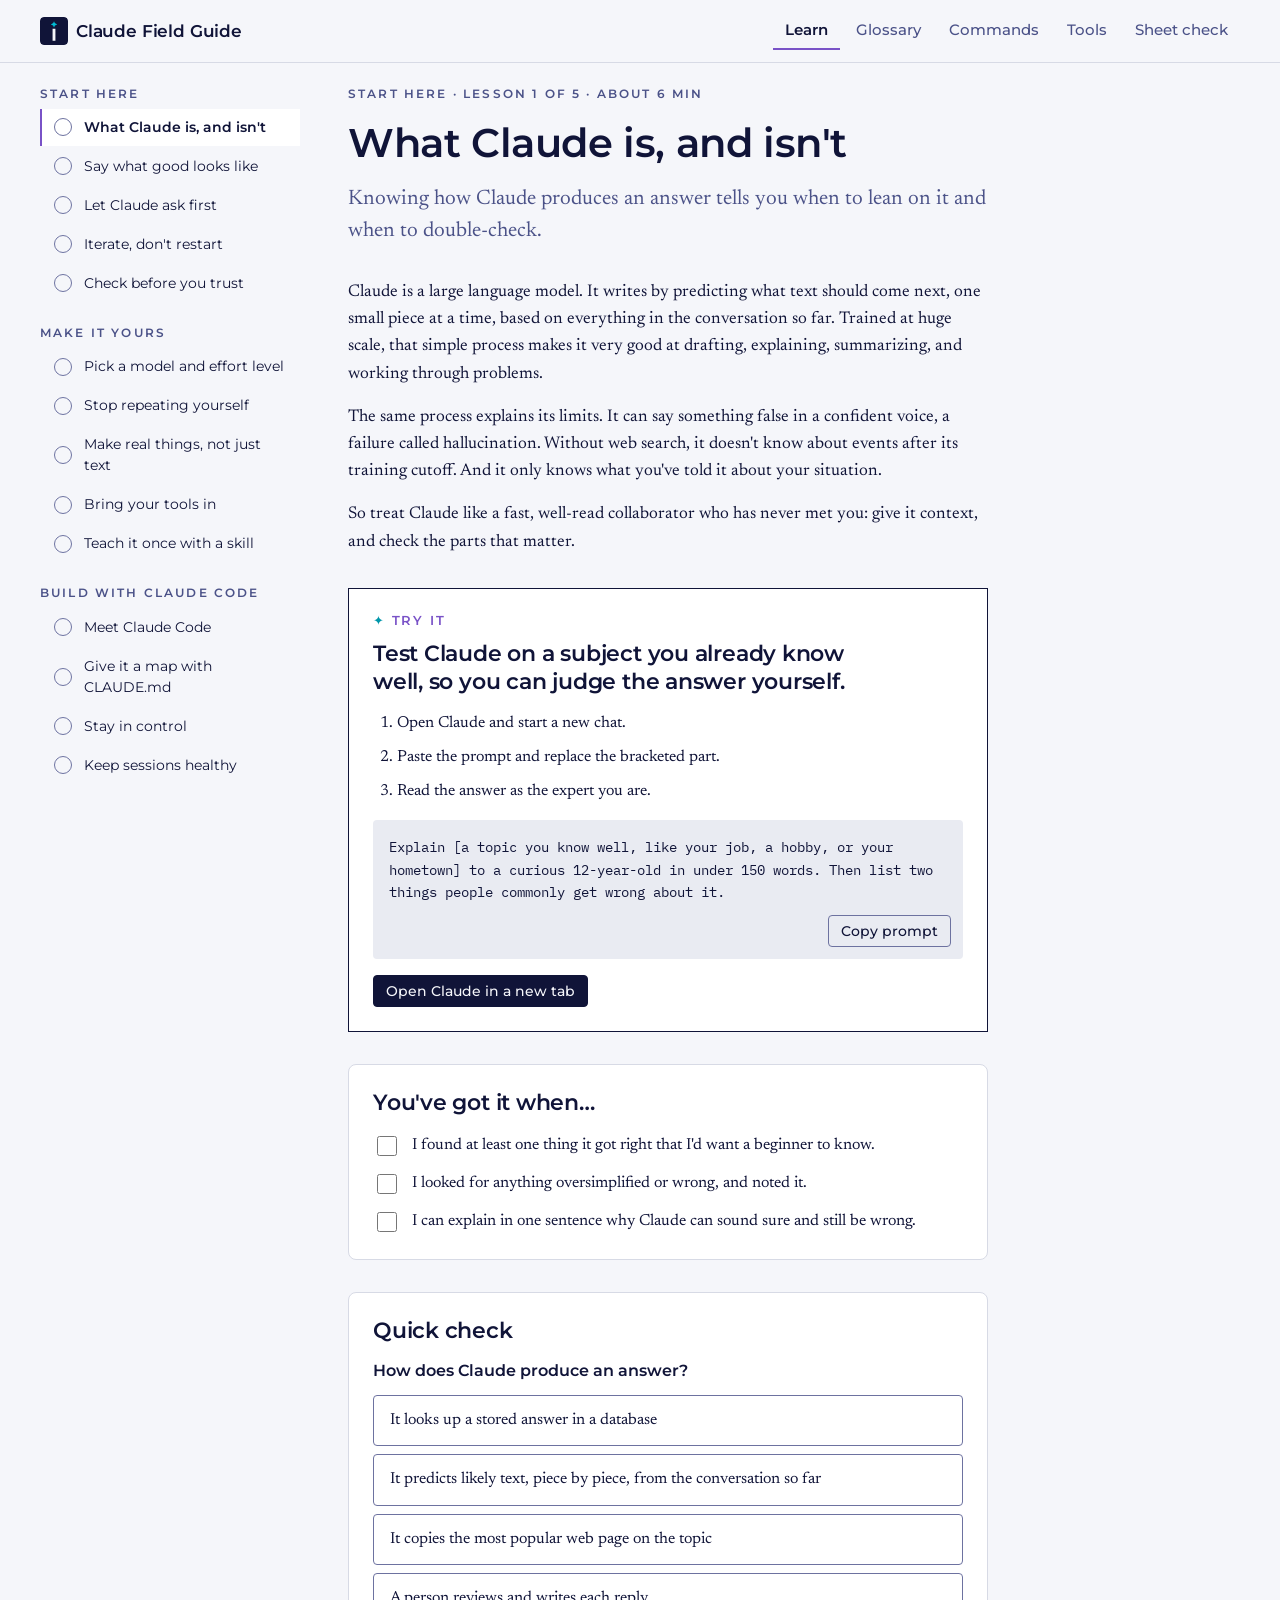
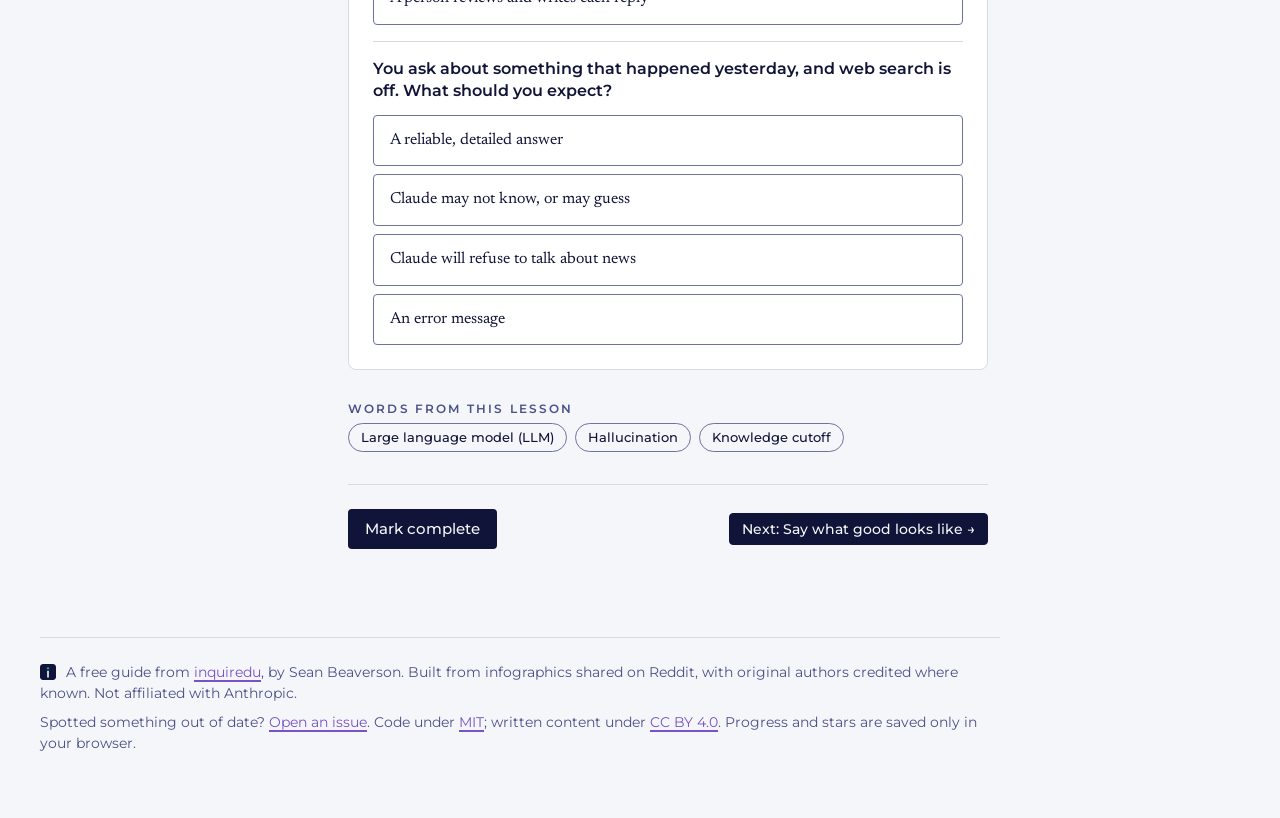
<file: learn.html>
<!doctype html>
<html lang="en" data-theme="auto">
<head>
<meta charset="utf-8">
<meta name="viewport" content="width=device-width, initial-scale=1, viewport-fit=cover">
<title>Learn · Claude Field Guide</title>
<meta name="description" content="Hands-on lessons for using Claude well: try it, check yourself, and move on when you've got it.">
<meta name="color-scheme" content="light dark">
<link rel="icon" href="assets/favicon.svg" type="image/svg+xml">
<link rel="preconnect" href="https://fonts.googleapis.com">
<link rel="preconnect" href="https://fonts.gstatic.com" crossorigin>
<link rel="stylesheet" href="assets/inquiredu.css?v=2">
<link rel="stylesheet" href="assets/style.css?v=2">
</head>
<body>
<a class="skip" href="#lesson">Skip to the lesson</a>
<nav class="topnav" aria-label="Site"><div class="in">
  <a class="brand" href="./"><img src="assets/favicon.svg" alt="">Claude Field Guide</a>
  <div class="links"><a href="learn.html" aria-current="page">Learn</a><a href="glossary.html">Glossary</a><a href="commands.html">Commands</a><a href="tools.html">Tools</a><a href="check.html">Sheet check</a></div>
</div></nav>
<div class="wrap">
  <div class="learn">
    <aside class="lesson-nav" id="lesson-nav" aria-label="Lessons"></aside>
    <main class="lesson" id="lesson" tabindex="-1">
      <noscript><p class="empty">The lessons need JavaScript. The raw content is in <a href="data/lessons.json">data/lessons.json</a>.</p></noscript>
    </main>
  </div>
<footer class="site-foot">
  <p class="byline"><img src="assets/favicon.svg" width="16" height="16" alt=""> A free guide from <a href="https://inquiredu.org">inquiredu</a>, by Sean Beaverson. Built from infographics shared on Reddit, with original authors credited where known. Not affiliated with Anthropic.</p>
  <p>Spotted something out of date? <a href="https://github.com/inquiredu/claude-code-field-guide/issues">Open an issue</a>. Code under <a href="https://github.com/inquiredu/claude-code-field-guide/blob/main/LICENSE">MIT</a>; written content under <a href="https://creativecommons.org/licenses/by/4.0/">CC BY 4.0</a>. Progress and stars are saved only in your browser.</p>
</footer>
</div>
<script src="assets/core.js"></script>
<script src="assets/learn.js"></script>
</body>
</html>
</file>
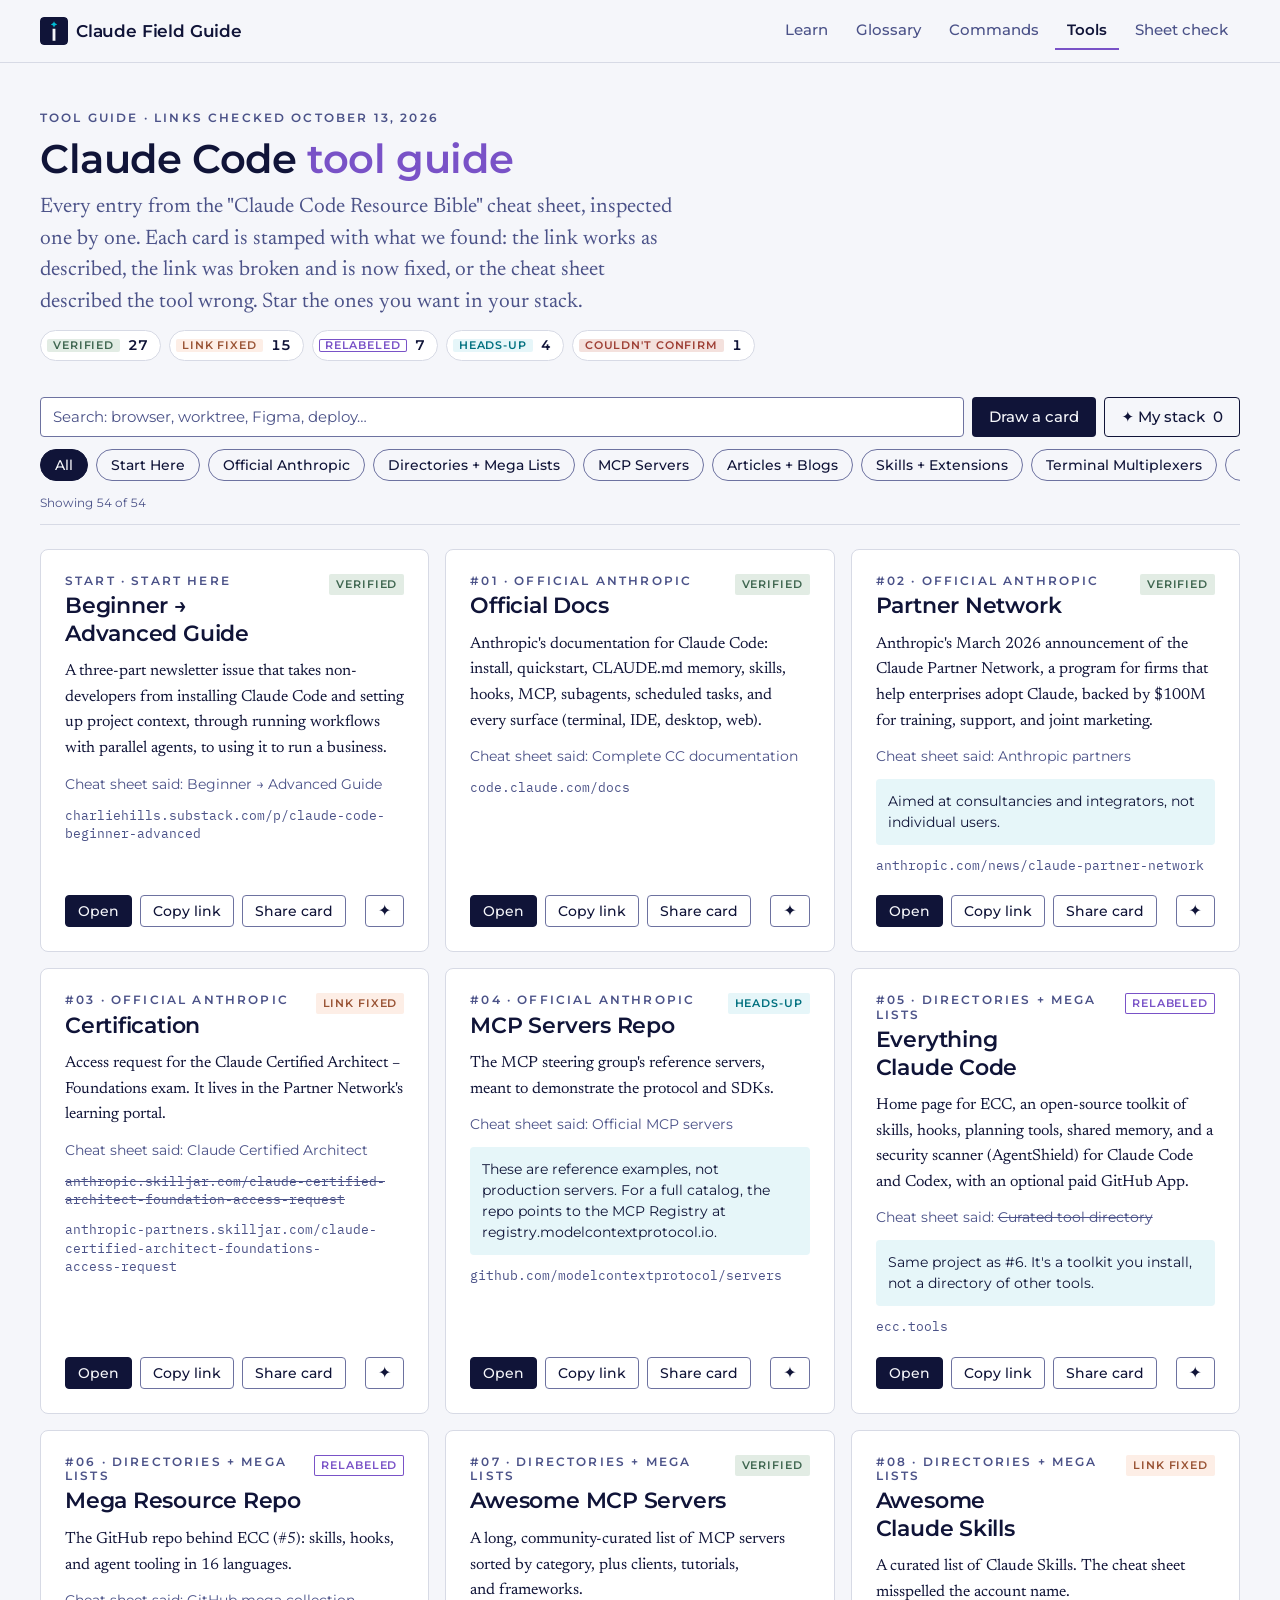
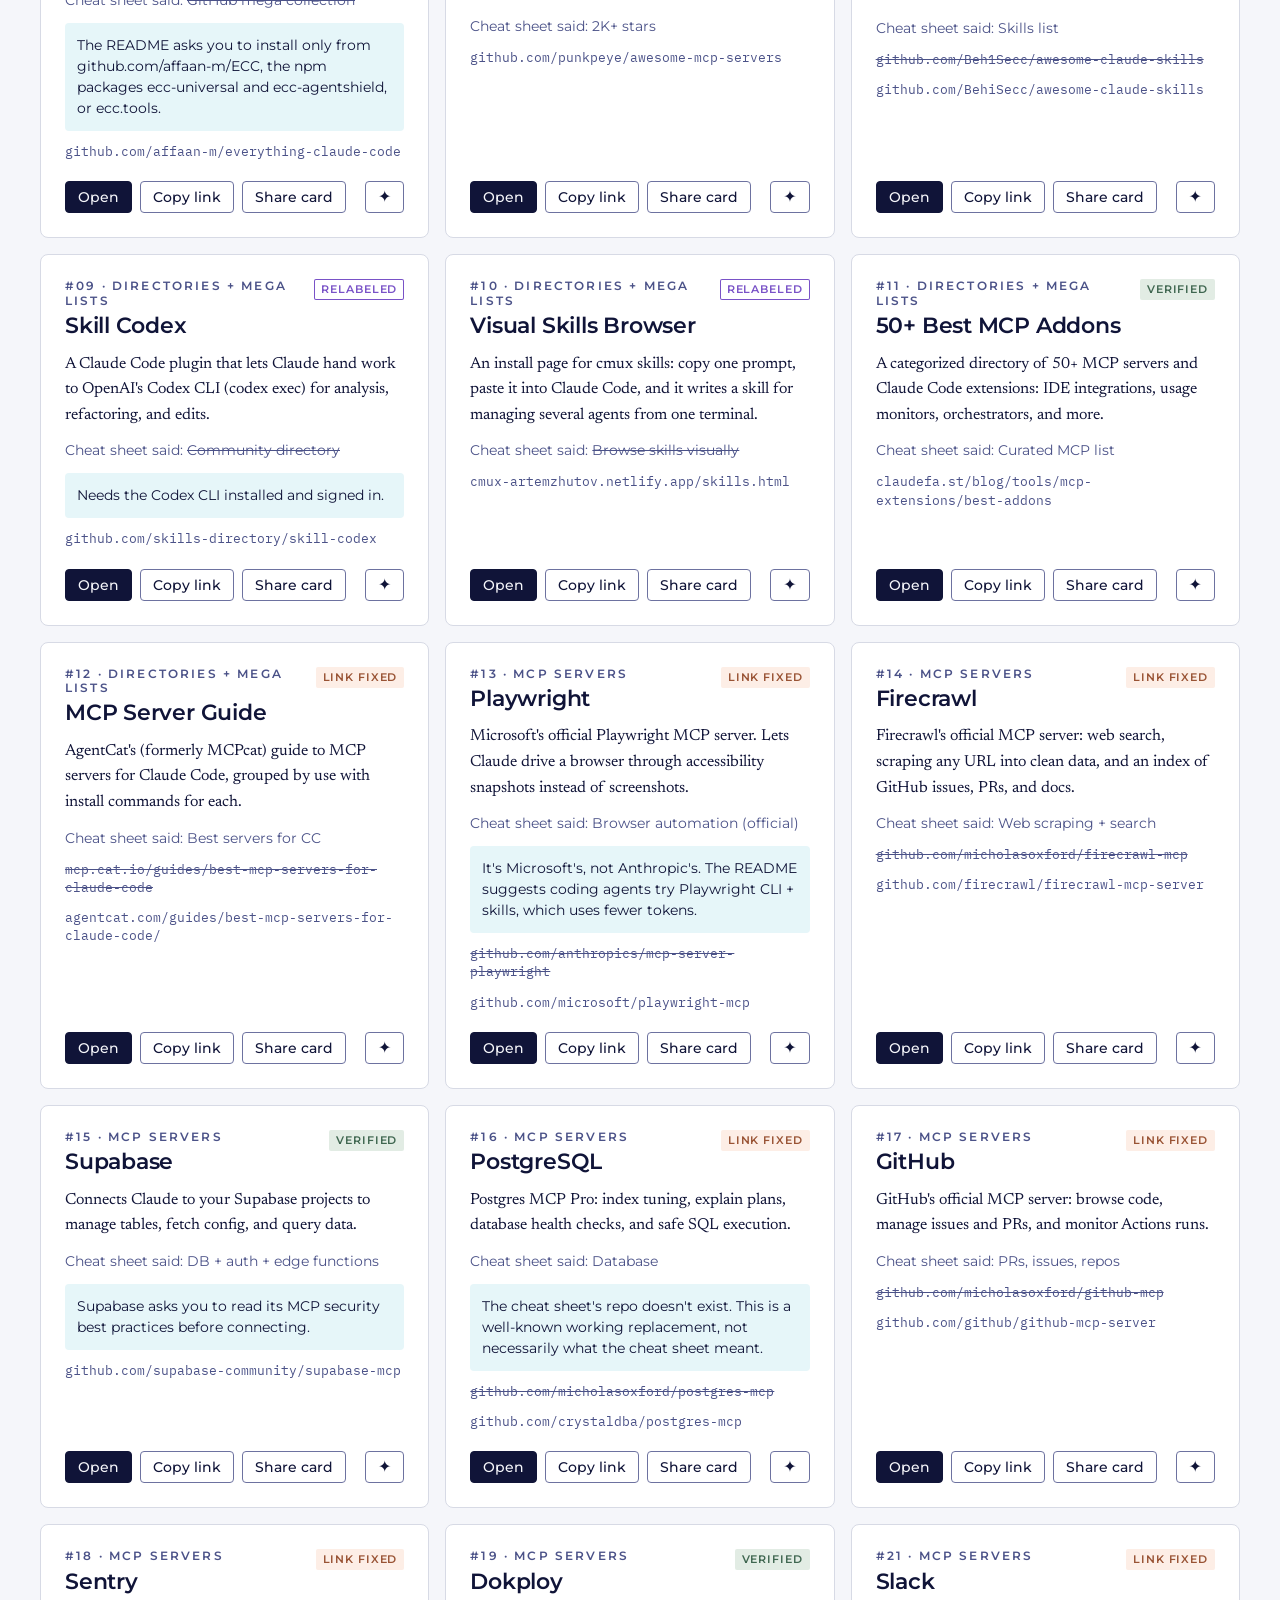
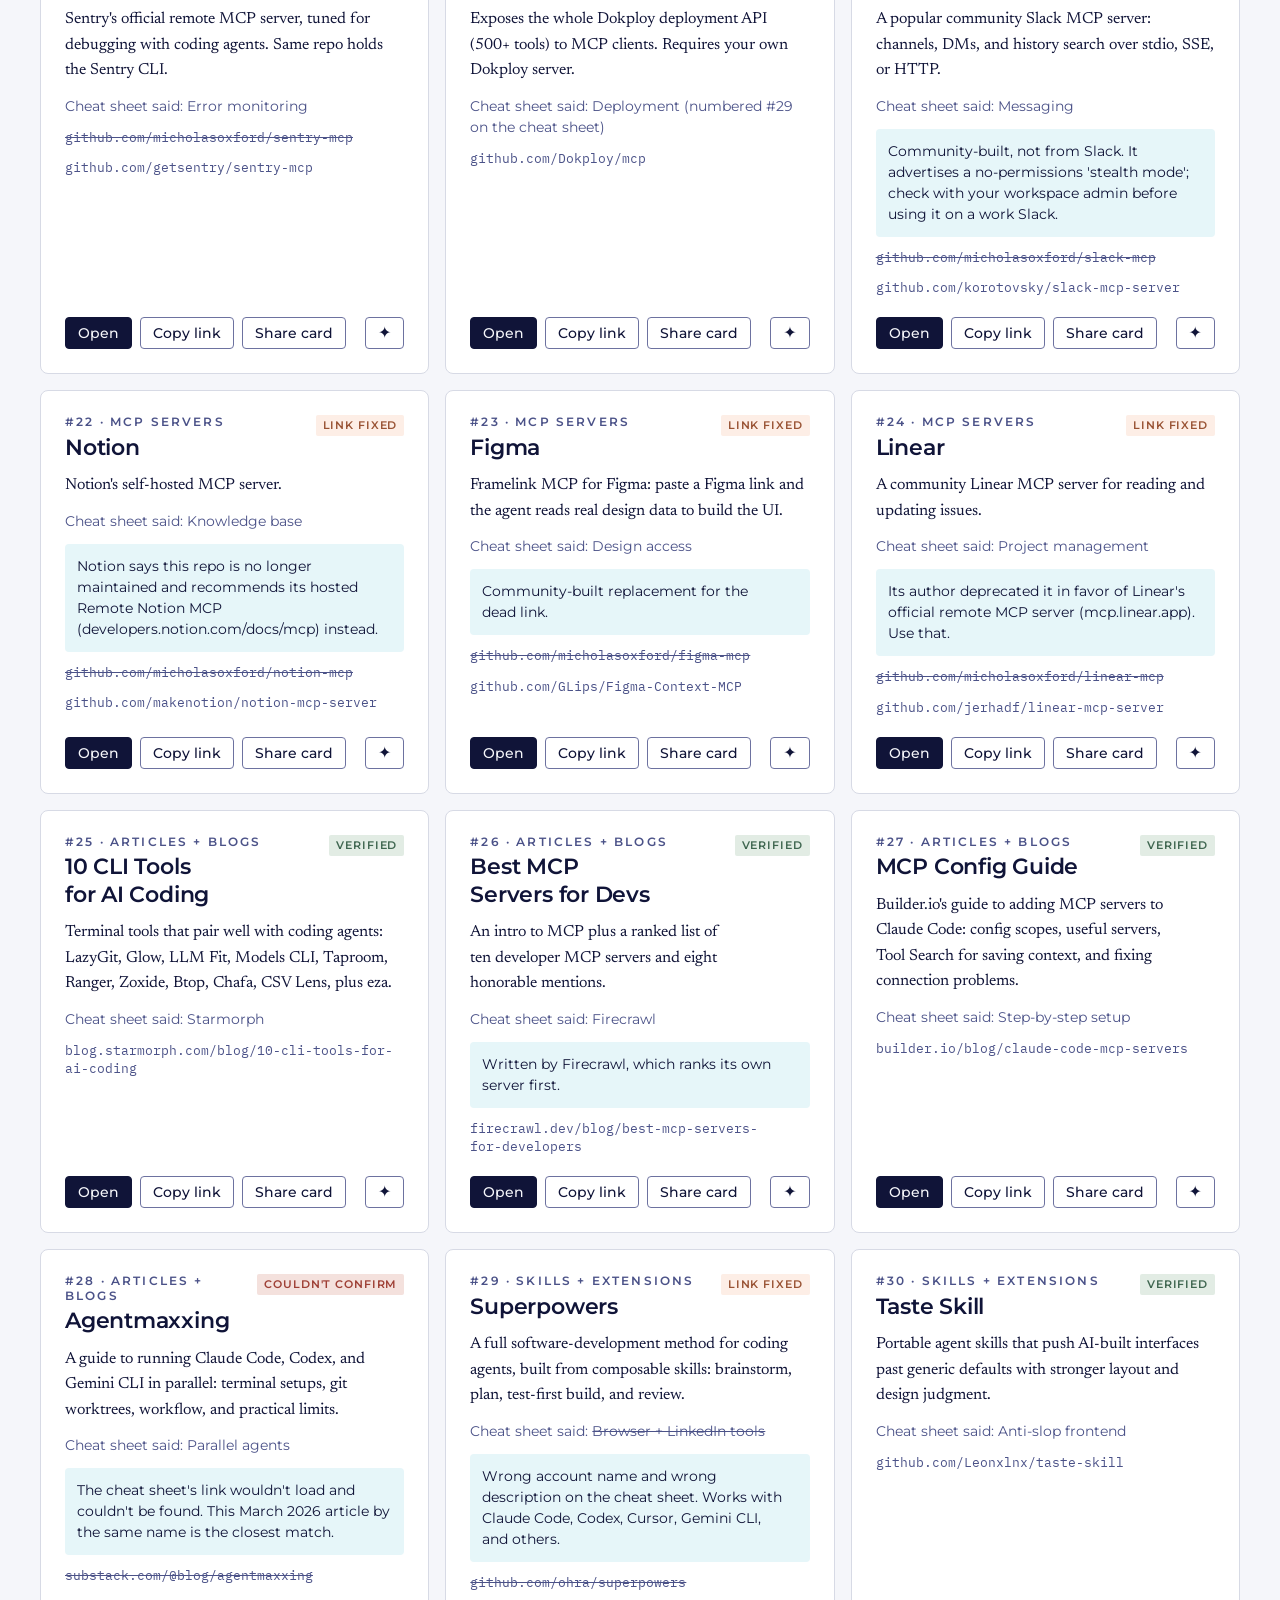
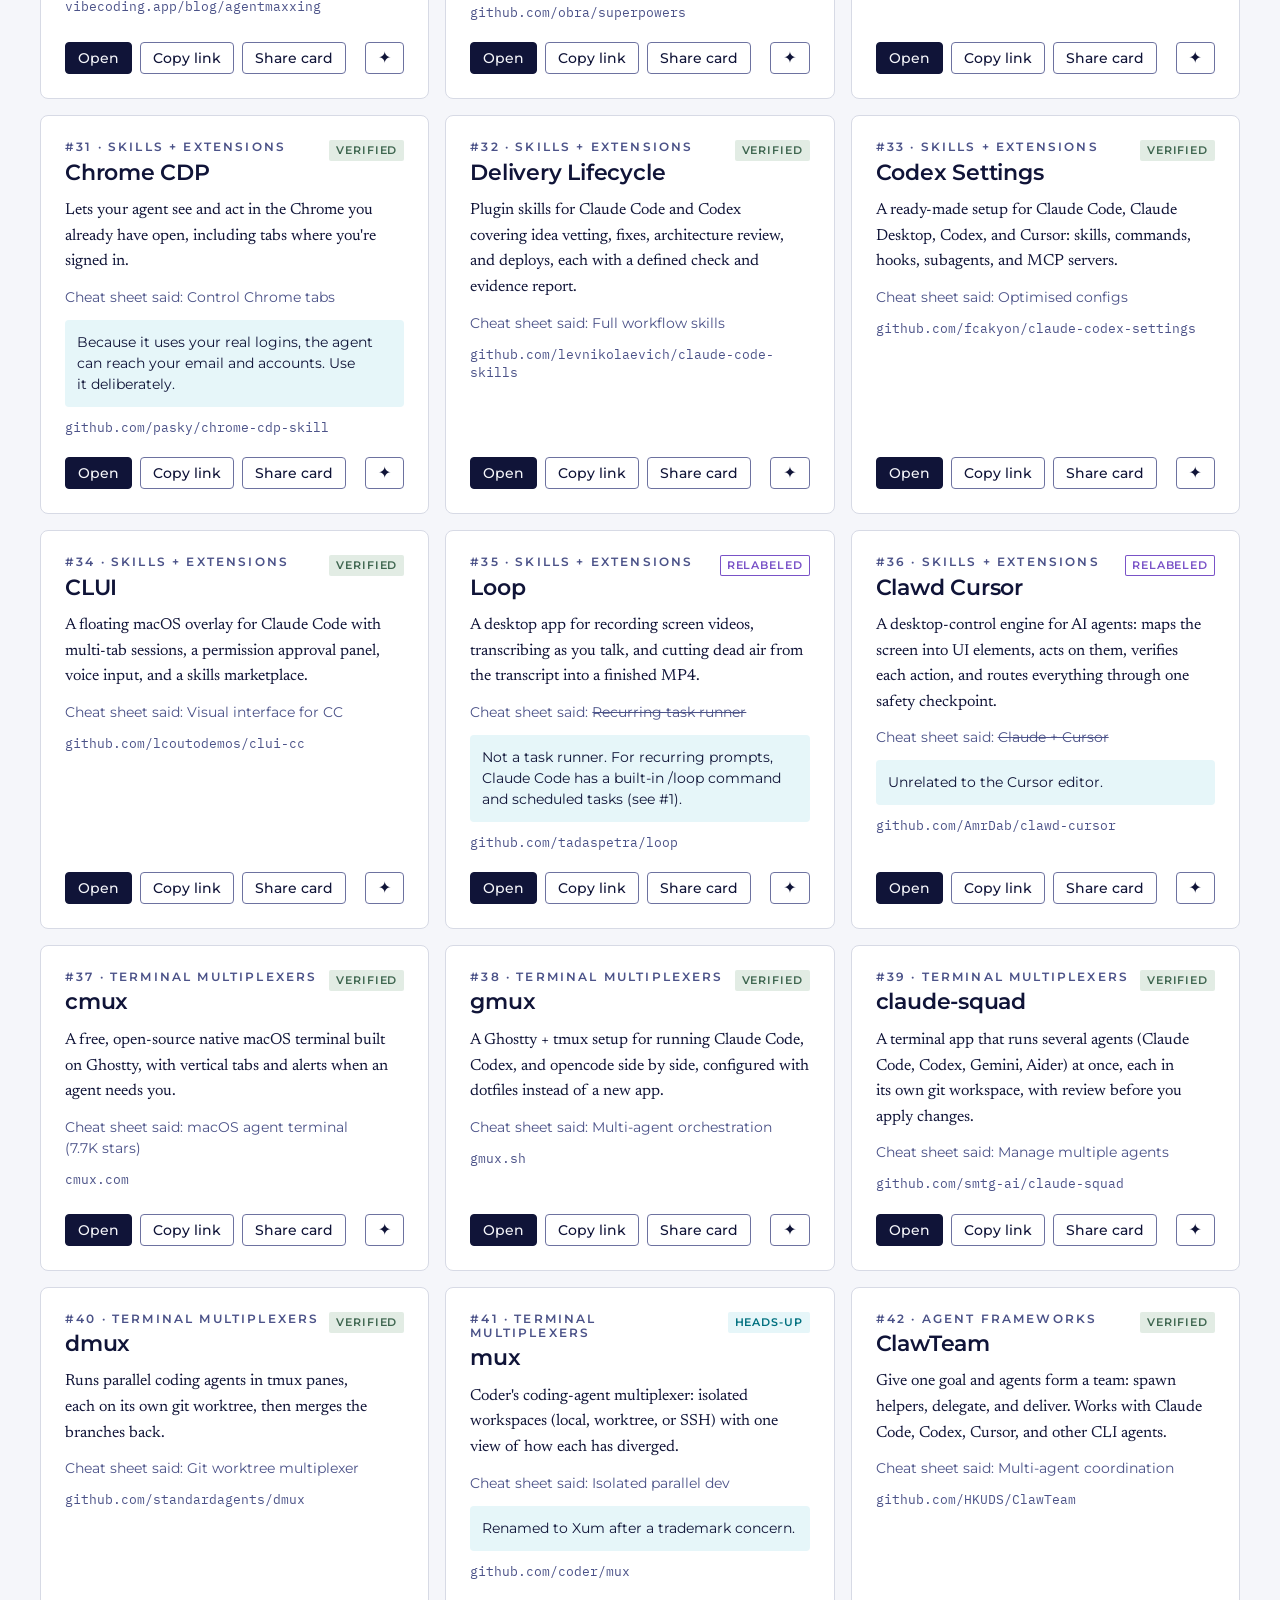
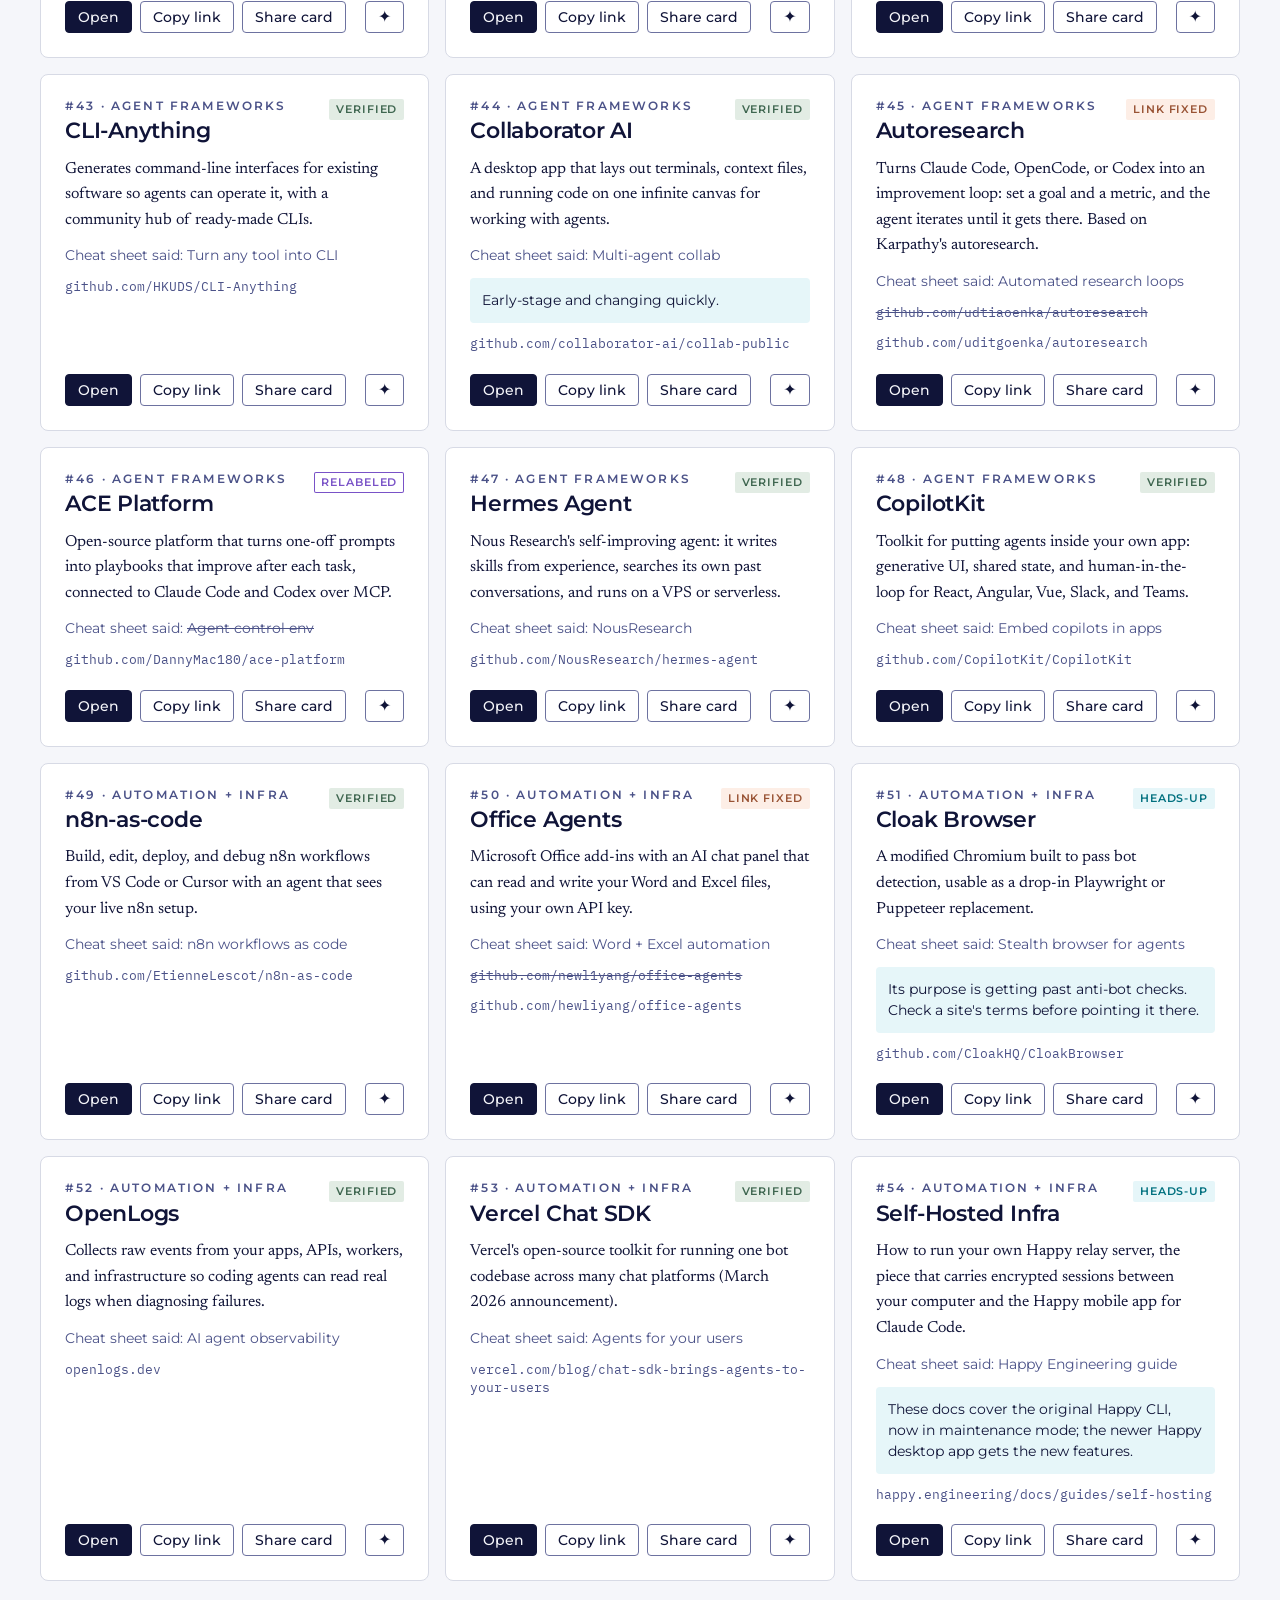
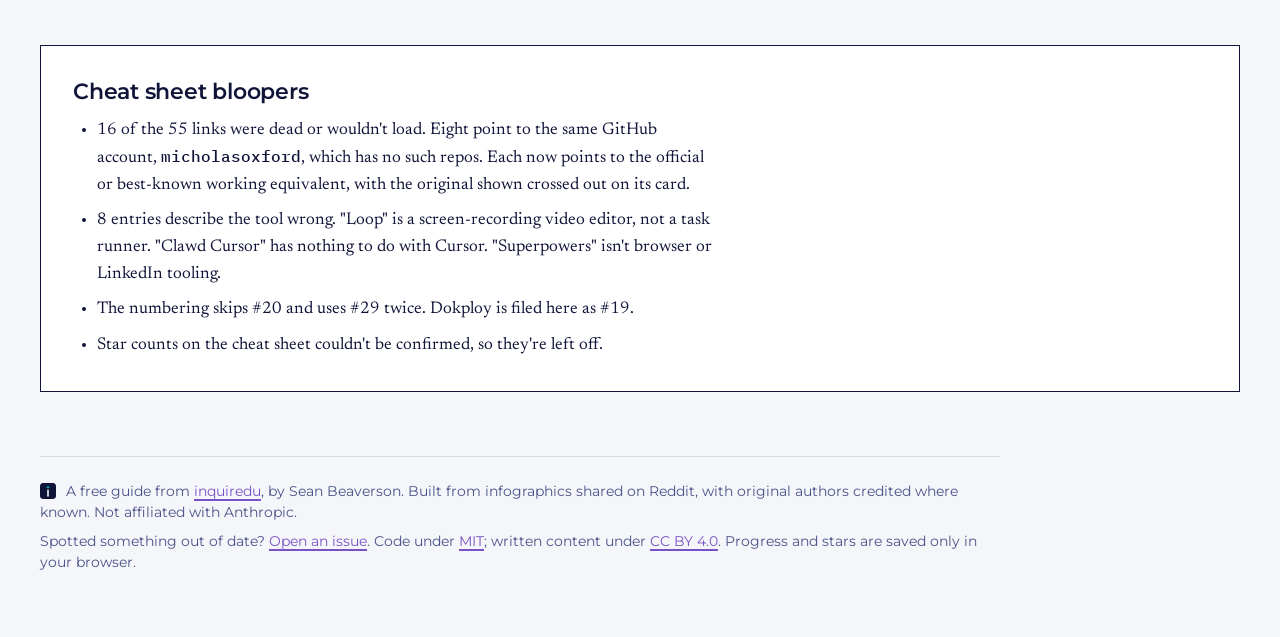
<file: tools.html>
<!doctype html>
<html lang="en" data-theme="auto">
<head>
<meta charset="utf-8">
<meta name="viewport" content="width=device-width, initial-scale=1, viewport-fit=cover">
<title>Tool Guide · Claude Field Guide</title>
<meta name="description" content="54 Claude Code tools, skills, and MCP servers from a popular cheat sheet, each link checked, broken ones fixed, and every entry explained in plain language.">
<meta property="og:title" content="Claude Code Tool Guide">
<meta property="og:description" content="Every tool from the viral Claude Code cheat sheet, checked link by link and explained in plain language.">
<meta property="og:type" content="website">
<meta name="color-scheme" content="light dark">
<link rel="icon" href="assets/favicon.svg" type="image/svg+xml">
<link rel="preconnect" href="https://fonts.googleapis.com">
<link rel="preconnect" href="https://fonts.gstatic.com" crossorigin>
<link rel="stylesheet" href="assets/inquiredu.css?v=2">
<link rel="stylesheet" href="assets/style.css?v=2">
</head>
<body>
<a class="skip" href="#deck">Skip to the tools</a>
<nav class="topnav" aria-label="Site"><div class="in">
  <a class="brand" href="./"><img src="assets/favicon.svg" alt="">Claude Field Guide</a>
  <div class="links"><a href="learn.html">Learn</a><a href="glossary.html">Glossary</a><a href="commands.html">Commands</a><a href="tools.html" aria-current="page">Tools</a><a href="check.html">Sheet check</a></div>
</div></nav>
<div class="wrap">
<header class="page-head">
  <div class="eyebrow" id="eyebrow">Tool guide · links checked October 13, 2026</div>
  <h1>Claude Code <span>tool guide</span></h1>
  <p class="lede">Every entry from the "Claude Code Resource Bible" cheat sheet, inspected one by one. Each card is stamped with what we found: the link works as described, the link was broken and is now fixed, or the cheat sheet described the tool wrong. Star the ones you want in your stack.</p>
  <div class="tally" id="tally" role="group" aria-label="Filter by inspection stamp"></div>
</header>

<div class="controls">
  <div class="row">
    <label class="sr" for="q">Search the guide</label>
    <input id="q" type="search" placeholder="Search: browser, worktree, Figma, deploy…" autocomplete="off">
    <button class="btn" id="draw" type="button">Draw a card</button>
    <button class="btn ghost" id="mine" type="button" aria-pressed="false">✦ My stack <span id="mineN">0</span></button>
  </div>
  <div class="chips" id="cats" role="group" aria-label="Filter by category"></div>
  <div class="count" id="count" aria-live="polite"></div>
</div>

<main class="deck" id="deck">
  <noscript><p class="empty">This guide needs JavaScript to load the tool list. The raw data is in <a href="data/tools.json">data/tools.json</a>.</p></noscript>
</main>

<section class="bloopers" aria-labelledby="bl">
  <h2 id="bl">Cheat sheet bloopers</h2>
  <ul>
    <li>16 of the 55 links were dead or wouldn't load. Eight point to the same GitHub account, <code>micholasoxford</code>, which has no such repos. Each now points to the official or best-known working equivalent, with the original shown crossed out on its card.</li>
    <li>8 entries describe the tool wrong. "Loop" is a screen-recording video editor, not a task runner. "Clawd Cursor" has nothing to do with Cursor. "Superpowers" isn't browser or LinkedIn tooling.</li>
    <li>The numbering skips #20 and uses #29 twice. Dokploy is filed here as #19.</li>
    <li>Star counts on the cheat sheet couldn't be confirmed, so they're left off.</li>
  </ul>
</section>
<footer class="site-foot">
  <p class="byline"><img src="assets/favicon.svg" width="16" height="16" alt=""> A free guide from <a href="https://inquiredu.org">inquiredu</a>, by Sean Beaverson. Built from infographics shared on Reddit, with original authors credited where known. Not affiliated with Anthropic.</p>
  <p>Spotted something out of date? <a href="https://github.com/inquiredu/claude-code-field-guide/issues">Open an issue</a>. Code under <a href="https://github.com/inquiredu/claude-code-field-guide/blob/main/LICENSE">MIT</a>; written content under <a href="https://creativecommons.org/licenses/by/4.0/">CC BY 4.0</a>. Progress and stars are saved only in your browser.</p>
</footer>
</div>
<script src="assets/tools.js"></script>
</body>
</html>
</file>
<file: assets/inquiredu.css>
/* inquiredu.css — one stylesheet for any inquiredu page. Generated by tools/build.py from tokens.json; edit the build, not this file.
   Light by default. <html data-theme="dark"> pins the Night theme; <html data-theme="auto"> follows the viewer's system setting.
   Offline or no-network projects: delete the @import and self-host Montserrat, Newsreader and IBM Plex Mono. */
@import url("https://fonts.googleapis.com/css2?family=Montserrat:ital,wght@0,400;0,500;0,600;0,700;1,400&family=Newsreader:ital,opsz,wght@0,6..72,400;0,6..72,500;0,6..72,600;1,6..72,400&family=IBM+Plex+Mono:wght@400;500&display=swap");
:root, [data-theme="light"] {
  --el-navy-950: #0A0D26;
  --el-navy-900: #101438;
  --el-navy-800: #1B2050;
  --el-navy-700: #2A3068;
  --el-navy-500: #4B5288;
  --el-navy-400: #6D72A0;
  --el-navy-300: #8F93B8;
  --el-navy-200: #C3C5DA;
  --el-navy-100: #E4E5EF;
  --el-peach-900: #995334;
  --el-peach-800: #A85A33;
  --el-peach-700: #D07E55;
  --el-peach-600: #F3AB87;
  --el-peach-300: #F8CDB6;
  --el-peach-100: #FDEEE6;
  --el-cyan-800: #00707F;
  --el-cyan-700: #0096AA;
  --el-cyan-600: #00BCD4;
  --el-cyan-300: #7FDDE9;
  --el-ice-600: #B9E7F0;
  --el-ice-100: #E6F6F9;
  --el-violet-800: #5A3A9E;
  --el-violet-600: #7952C7;
  --el-violet-300: #BBA6E3;
  --el-violet-100: #EEE8F8;
  --el-ivory-0: #FFFFFF;
  --el-ivory-100: #F5F6FA;
  --el-ivory-200: #E9EBF2;
  --el-ivory-300: #D7DAE5;
  --el-ivory-500: #9CA1B5;
  --pine-700: #3F6650;
  --pine-300: #A9BAB0;
  --pine-100: #E2ECE4;
  --rust-800: #86342C;
  --rust-700: #9E3F35;
  --rust-300: #D3A9A4;
  --rust-100: #F4E1DD;
  --night-peach: #4D3036;
  --night-ice: #0A3954;
  --night-pine: #233542;
  --night-rust: #492537;
  --surface-page: var(--el-ivory-100);
  --surface-raised: var(--el-ivory-0);
  --surface-sunken: var(--el-ivory-200);
  --surface-inverse: var(--el-navy-900);
  --surface-inverse-deep: var(--el-navy-950);
  --surface-accent: var(--el-peach-600);
  --surface-accent-soft: var(--el-peach-100);
  --surface-water-soft: var(--el-ice-100);
  --surface-toast: var(--el-navy-800);
  --fg-1: var(--el-navy-900);
  --fg-2: var(--el-navy-500);
  --fg-3: var(--el-navy-300);
  --fg-on-inverse: var(--el-ivory-100);
  --fg-on-inverse-2: var(--el-navy-200);
  --fg-accent: var(--el-violet-600);
  --fg-accent-on-inverse: var(--el-peach-600);
  --fg-on-accent: var(--el-navy-900);
  --fg-warm: var(--el-peach-900);
  --fg-link: var(--el-violet-600);
  --fg-link-hover: var(--el-violet-800);
  --fg-on-toast: var(--el-ivory-100);
  --fg-on-toast-2: var(--el-navy-200);
  --border-hairline: var(--el-ivory-300);
  --border-strong: var(--el-navy-900);
  --border-accent-soft: var(--el-peach-300);
  --border-focus: var(--el-cyan-700);
  --action-primary: var(--el-navy-900);
  --action-primary-hover: var(--el-navy-950);
  --on-action-primary: var(--el-ivory-100);
  --action-accent: var(--el-peach-600);
  --action-accent-hover: var(--el-peach-700);
  --action-subtle-hover: var(--el-navy-100);
  --action-ghost-hover: var(--el-ivory-200);
  --action-danger: var(--rust-700);
  --action-danger-hover: var(--rust-800);
  --on-action-danger: var(--el-ivory-0);
  --control-bg: var(--el-ivory-0);
  --control-bg-disabled: var(--el-ivory-200);
  --control-border: var(--el-navy-400);
  --control-halo: var(--el-ice-600);
  --indicator-selected: var(--el-violet-600);
  --status-success: var(--pine-700);
  --status-success-bg: var(--pine-100);
  --status-warning: var(--el-peach-900);
  --status-warning-bg: var(--el-peach-100);
  --status-danger: var(--rust-700);
  --status-danger-bg: var(--rust-100);
  --status-info: var(--el-cyan-800);
  --status-info-bg: var(--el-ice-100);
  --toast-success: var(--pine-300);
  --toast-danger: var(--rust-300);
  --toast-info: var(--el-cyan-600);
  --scrim: rgba(10,13,38,0.56);
  --shadow-1: 0 1px 2px rgba(16,20,56,0.08);
  --shadow-2: 0 2px 6px rgba(16,20,56,0.08), 0 8px 24px rgba(16,20,56,0.06);
  --shadow-3: 0 12px 40px rgba(16,20,56,0.16);
  --focus-ring: 0 0 0 3px #F5F6FA, 0 0 0 5px #0096AA;
}
[data-theme="dark"] {
  --surface-page: var(--el-navy-900);
  --surface-raised: var(--el-navy-800);
  --surface-sunken: var(--el-navy-950);
  --surface-inverse: var(--el-ivory-100);
  --surface-inverse-deep: var(--el-ivory-0);
  --surface-accent: var(--el-peach-600);
  --surface-accent-soft: var(--night-peach);
  --surface-water-soft: var(--night-ice);
  --surface-toast: var(--el-navy-700);
  --fg-1: var(--el-ivory-100);
  --fg-2: var(--el-navy-200);
  --fg-3: var(--el-navy-300);
  --fg-on-inverse: var(--el-navy-900);
  --fg-on-inverse-2: var(--el-navy-500);
  --fg-accent: var(--el-violet-300);
  --fg-accent-on-inverse: var(--el-violet-600);
  --fg-on-accent: var(--el-navy-900);
  --fg-warm: var(--el-peach-600);
  --fg-link: var(--el-violet-300);
  --fg-link-hover: var(--el-violet-100);
  --fg-on-toast: var(--el-ivory-100);
  --fg-on-toast-2: var(--el-navy-200);
  --border-hairline: var(--el-navy-700);
  --border-strong: var(--el-ivory-100);
  --border-accent-soft: var(--el-peach-800);
  --border-focus: var(--el-cyan-600);
  --action-primary: var(--el-ivory-100);
  --action-primary-hover: var(--el-ivory-200);
  --on-action-primary: var(--el-navy-900);
  --action-accent: var(--el-peach-600);
  --action-accent-hover: var(--el-peach-300);
  --action-subtle-hover: var(--el-navy-800);
  --action-ghost-hover: var(--el-navy-800);
  --action-danger: var(--rust-700);
  --action-danger-hover: var(--rust-800);
  --on-action-danger: var(--el-ivory-0);
  --control-bg: var(--el-navy-950);
  --control-bg-disabled: var(--el-navy-800);
  --control-border: var(--el-navy-300);
  --control-halo: var(--el-cyan-800);
  --indicator-selected: var(--el-violet-300);
  --status-success: var(--pine-300);
  --status-success-bg: var(--night-pine);
  --status-warning: var(--el-peach-600);
  --status-warning-bg: var(--night-peach);
  --status-danger: var(--rust-300);
  --status-danger-bg: var(--night-rust);
  --status-info: var(--el-cyan-300);
  --status-info-bg: var(--night-ice);
  --toast-success: var(--pine-300);
  --toast-danger: var(--rust-300);
  --toast-info: var(--el-cyan-600);
  --scrim: rgba(4,5,15,0.72);
  --shadow-1: 0 1px 2px rgba(0,0,0,0.4);
  --shadow-2: 0 2px 6px rgba(0,0,0,0.35), 0 8px 24px rgba(0,0,0,0.3);
  --shadow-3: 0 12px 40px rgba(0,0,0,0.5);
  --focus-ring: 0 0 0 3px #101438, 0 0 0 5px #00BCD4;
  color-scheme: dark;
}
@media (prefers-color-scheme: dark) {
  [data-theme="auto"] {
    --surface-page: var(--el-navy-900);
    --surface-raised: var(--el-navy-800);
    --surface-sunken: var(--el-navy-950);
    --surface-inverse: var(--el-ivory-100);
    --surface-inverse-deep: var(--el-ivory-0);
    --surface-accent: var(--el-peach-600);
    --surface-accent-soft: var(--night-peach);
    --surface-water-soft: var(--night-ice);
    --surface-toast: var(--el-navy-700);
    --fg-1: var(--el-ivory-100);
    --fg-2: var(--el-navy-200);
    --fg-3: var(--el-navy-300);
    --fg-on-inverse: var(--el-navy-900);
    --fg-on-inverse-2: var(--el-navy-500);
    --fg-accent: var(--el-violet-300);
    --fg-accent-on-inverse: var(--el-violet-600);
    --fg-on-accent: var(--el-navy-900);
    --fg-warm: var(--el-peach-600);
    --fg-link: var(--el-violet-300);
    --fg-link-hover: var(--el-violet-100);
    --fg-on-toast: var(--el-ivory-100);
    --fg-on-toast-2: var(--el-navy-200);
    --border-hairline: var(--el-navy-700);
    --border-strong: var(--el-ivory-100);
    --border-accent-soft: var(--el-peach-800);
    --border-focus: var(--el-cyan-600);
    --action-primary: var(--el-ivory-100);
    --action-primary-hover: var(--el-ivory-200);
    --on-action-primary: var(--el-navy-900);
    --action-accent: var(--el-peach-600);
    --action-accent-hover: var(--el-peach-300);
    --action-subtle-hover: var(--el-navy-800);
    --action-ghost-hover: var(--el-navy-800);
    --action-danger: var(--rust-700);
    --action-danger-hover: var(--rust-800);
    --on-action-danger: var(--el-ivory-0);
    --control-bg: var(--el-navy-950);
    --control-bg-disabled: var(--el-navy-800);
    --control-border: var(--el-navy-300);
    --control-halo: var(--el-cyan-800);
    --indicator-selected: var(--el-violet-300);
    --status-success: var(--pine-300);
    --status-success-bg: var(--night-pine);
    --status-warning: var(--el-peach-600);
    --status-warning-bg: var(--night-peach);
    --status-danger: var(--rust-300);
    --status-danger-bg: var(--night-rust);
    --status-info: var(--el-cyan-300);
    --status-info-bg: var(--night-ice);
    --toast-success: var(--pine-300);
    --toast-danger: var(--rust-300);
    --toast-info: var(--el-cyan-600);
    --scrim: rgba(4,5,15,0.72);
    --shadow-1: 0 1px 2px rgba(0,0,0,0.4);
    --shadow-2: 0 2px 6px rgba(0,0,0,0.35), 0 8px 24px rgba(0,0,0,0.3);
    --shadow-3: 0 12px 40px rgba(0,0,0,0.5);
    --focus-ring: 0 0 0 3px #101438, 0 0 0 5px #00BCD4;
    color-scheme: dark;
  }
}
:root {
  --space-1: 4px;
  --space-2: 8px;
  --space-3: 12px;
  --space-4: 16px;
  --space-5: 24px;
  --space-6: 32px;
  --space-7: 48px;
  --space-8: 64px;
  --space-9: 96px;
  --space-10: 128px;
  --radius-xs: 2px;
  --radius-sm: 4px;
  --radius-md: 8px;
  --radius-lg: 14px;
  --radius-pill: 999px;
  --control-sm: 32px;
  --control-md: 40px;
  --control-lg: 48px;
  --content-narrow: 640px;
  --content-default: 960px;
  --content-wide: 1200px;
  --border-width: 1px;
  --border-width-strong: 1.5px;
  --font-sans: "Montserrat", "Gotham", "Proxima Nova", system-ui, sans-serif;
  --font-serif: "Newsreader", "Iowan Old Style", Georgia, serif;
  --font-mono: "IBM Plex Mono", ui-monospace, Menlo, monospace;
  /* type roles: font shorthands the components use */
  --type-display-xl: 600 72px/1.08 var(--font-sans);
  --type-display: 600 56px/1.08 var(--font-sans);
  --type-h1: 600 40px/1.08 var(--font-sans);
  --type-h2: 600 30px/1.25 var(--font-sans);
  --type-h3: 600 22px/1.25 var(--font-sans);
  --type-lead: 400 21px/1.5 var(--font-serif);
  --type-body: 400 17px/1.6 var(--font-serif);
  --type-ui: 500 15px/1.3 var(--font-sans);
  --type-small: 400 14px/1.5 var(--font-sans);
  --type-eyebrow: 600 12px/1.2 var(--font-sans);
  --type-label: 600 13px/1.2 var(--font-sans);
  --type-caption: 400 12px/1.4 var(--font-sans);
  --type-mono: 400 15px/1.6 var(--font-mono);
  --tracking-display: -0.02em; --tracking-heading: -0.01em; --tracking-eyebrow: 0.18em; --tracking-label: 0.14em; --tracking-badge: 0.08em;
  /* motion: quiet, no bounce */
  --ease-out: cubic-bezier(.2,.7,.2,1); --ease-in-out: cubic-bezier(.6,0,.3,1);
  --dur-fast: 120ms; --dur-base: 200ms; --dur-slow: 360ms;
}
*, *::before, *::after { box-sizing: border-box; }
body { margin: 0; background: var(--surface-page); color: var(--fg-1); font: var(--type-body); -webkit-font-smoothing: antialiased; }
h1, h2, h3, h4 { font-family: var(--font-sans); font-weight: 600; letter-spacing: var(--tracking-heading); text-wrap: balance; margin: 0; }
p { text-wrap: pretty; }
a { color: var(--fg-link); text-decoration: underline; text-decoration-color: var(--indicator-selected); text-decoration-thickness: 1.5px; text-underline-offset: 3px; transition: color var(--dur-fast) var(--ease-out); }
a:hover { color: var(--fg-link-hover); }
:focus-visible { outline: none; box-shadow: var(--focus-ring); }
::selection { background: var(--el-ice-600); color: var(--el-navy-900); }
code, kbd, pre { font-family: var(--font-mono); }
@media (prefers-reduced-motion: reduce) { *, *::before, *::after { transition-duration: 0ms !important; animation-duration: 0ms !important; } }
</file>
<file: assets/style.css>
/* Claude Field Guide — site styles built on the inquiredu design system (Electric Lake).
   Load assets/inquiredu.css first; everything here uses its semantic tokens so Ivory and Night both work.
   Layout: centered content-wide column; reading text held to content-narrow; lines before shadows. */

/* ---------- Aliases: page-level names mapped onto inquiredu semantic tokens ---------- */
:root {
  --bg: var(--surface-page);
  --paper: var(--surface-raised);
  --sunken: var(--surface-sunken);
  --ink: var(--fg-1);
  --muted: var(--fg-2);
  --line: var(--border-hairline);
  --accent: var(--fg-accent);
}

/* ---------- Base ---------- */
html { background: var(--surface-page); }
body { padding-inline: var(--space-4); padding-block: 0 var(--space-8); }
.wrap { max-width: var(--content-wide); margin: 0 auto; }
p { margin: 0; }
code { font: 500 0.92em/1.4 var(--font-mono); }
.sr { position: absolute; width: 1px; height: 1px; overflow: hidden; clip: rect(0 0 0 0); white-space: nowrap; }
.skip { position: absolute; left: -999px; top: 8px; z-index: 20; background: var(--action-primary); color: var(--on-action-primary); padding: var(--space-2) var(--space-3); border-radius: var(--radius-sm); font: var(--type-ui); text-decoration: none; }
.skip:focus { left: var(--space-4); }
.eyebrow { font: var(--type-eyebrow); letter-spacing: var(--tracking-eyebrow); text-transform: uppercase; color: var(--fg-2); }
.lede { font: var(--type-lead); color: var(--fg-2); max-width: var(--content-narrow); }
.count { font: var(--type-caption); color: var(--fg-2); font-variant-numeric: tabular-nums; }
.meta { font: var(--type-eyebrow); letter-spacing: var(--tracking-eyebrow); text-transform: uppercase; color: var(--fg-2); }
.credit { font: var(--type-small); color: var(--fg-2); }
.empty { grid-column: 1 / -1; text-align: center; padding: var(--space-8) var(--space-4); color: var(--fg-2); font: var(--type-body); }
.star-glyph { color: var(--el-cyan-700); }

/* ---------- Top bar ---------- */
.topnav { border-bottom: var(--border-width) solid var(--border-hairline); margin-inline: calc(var(--space-4) * -1); padding-inline: var(--space-4); background: var(--surface-page); }
.topnav .in { max-width: var(--content-wide); margin: 0 auto; display: flex; align-items: center; flex-wrap: wrap; gap: var(--space-2) var(--space-5); padding-block: var(--space-3); }
.brand { display: flex; align-items: center; gap: var(--space-2); margin-right: auto; font: 600 17px/1.2 var(--font-sans); letter-spacing: var(--tracking-heading); color: var(--fg-1); text-decoration: none; }
.brand img { width: 28px; height: 28px; border-radius: 4px; }
.topnav .links { display: flex; flex-wrap: wrap; gap: var(--space-1); }
.topnav .links a { font: var(--type-ui); color: var(--fg-2); text-decoration: none; padding: var(--space-2) var(--space-3); border-bottom: 2px solid transparent; transition: color var(--dur-fast) var(--ease-out); }
.topnav .links a:hover { color: var(--fg-1); }
.topnav .links a[aria-current="page"] { color: var(--fg-1); font-weight: 600; border-bottom-color: var(--indicator-selected); }

/* ---------- Page headers ---------- */
header, .page-head { display: grid; gap: var(--space-3); padding-block: var(--space-7) var(--space-5); }
h1 { font: var(--type-h1); letter-spacing: var(--tracking-heading); }
h1 span { color: var(--fg-accent); }
.page-head h1 { font: var(--type-h1); }
.section-title { font: var(--type-h2); letter-spacing: var(--tracking-heading); margin: var(--space-8) 0 var(--space-4); }
@media (max-width: 480px) { h1, .page-head h1 { font-size: 32px; } .section-title { font-size: 26px; } }

/* ---------- Buttons (inquiredu Button) ---------- */
.btn, .mini { display: inline-flex; align-items: center; justify-content: center; gap: var(--space-2); font: var(--type-ui); border-radius: var(--radius-sm); cursor: pointer; text-decoration: none; transition: background var(--dur-fast) var(--ease-out), transform var(--dur-fast) var(--ease-out); border: var(--border-width-strong) solid transparent; }
.btn { min-height: var(--control-md); padding: 0 var(--space-4); background: var(--action-primary); color: var(--on-action-primary); }
.btn:hover { background: var(--action-primary-hover); }
.btn:active, .mini:active { transform: translateY(1px); }
.btn.ghost { background: transparent; color: var(--fg-1); border-color: var(--border-strong); }
.btn.ghost:hover { background: var(--action-ghost-hover); }
.btn.accent { background: var(--action-accent); color: var(--fg-on-accent); }
.btn.accent:hover { background: var(--action-accent-hover); }
.btn[aria-pressed="true"] { background: var(--action-primary); color: var(--on-action-primary); border-color: var(--action-primary); }
.mini { min-height: var(--control-sm); padding: 0 var(--space-3); font: 500 14px/1.3 var(--font-sans); background: transparent; color: var(--fg-1); border: var(--border-width) solid var(--control-border); }
.mini:hover { background: var(--action-ghost-hover); }
.mini.primary { background: var(--action-primary); color: var(--on-action-primary); border-color: var(--action-primary); }
.mini.primary:hover { background: var(--action-primary-hover); }

/* ---------- Badges (inquiredu Badge): status at its real weight ---------- */
.stamp { display: inline-flex; align-items: center; flex: none; font: 600 11px/1 var(--font-sans); letter-spacing: var(--tracking-badge); text-transform: uppercase; padding: 5px 7px; border-radius: var(--radius-xs); white-space: nowrap; }
.s-ok { color: var(--status-success); background: var(--status-success-bg); }
.s-fixed { color: var(--status-warning); background: var(--status-warning-bg); }
.s-unk { color: var(--status-danger); background: var(--status-danger-bg); }
.s-heads { color: var(--status-info); background: var(--status-info-bg); }
.s-relabel { color: var(--fg-accent); background: transparent; box-shadow: inset 0 0 0 1px var(--fg-accent); }
.s-added { color: var(--fg-1); background: var(--surface-water-soft); }

/* ---------- Filters: stamp tally and topic tags (inquiredu Tag) ---------- */
.tally { display: flex; flex-wrap: wrap; gap: var(--space-2); }
.tally button { display: inline-flex; align-items: center; gap: var(--space-2); font: var(--type-small); border: var(--border-width) solid var(--border-hairline); background: var(--surface-raised); color: var(--fg-1); border-radius: var(--radius-pill); padding: 4px 12px 4px 6px; cursor: pointer; }
.tally button b { font-weight: 600; font-variant-numeric: tabular-nums; }
.tally button[aria-pressed="true"] { border-color: var(--border-strong); box-shadow: inset 0 0 0 1px var(--border-strong); }
.chips { display: flex; gap: var(--space-2); overflow-x: auto; padding-bottom: 2px; scrollbar-width: thin; }
.chip { flex: none; font: 500 14px/1 var(--font-sans); border: var(--border-width) solid var(--control-border); background: transparent; color: var(--fg-1); border-radius: var(--radius-pill); padding: 8px 14px; cursor: pointer; white-space: nowrap; transition: background var(--dur-fast) var(--ease-out); }
.chip:hover { background: var(--action-ghost-hover); }
.chip[aria-pressed="true"] { background: var(--action-primary); color: var(--on-action-primary); border-color: var(--action-primary); }

/* ---------- Search and control strip ---------- */
.controls { position: sticky; top: env(safe-area-inset-top, 0px); z-index: 5; background: var(--surface-page); padding-block: var(--space-3); border-bottom: var(--border-width) solid var(--border-hairline); display: grid; gap: var(--space-3); }
.row { display: flex; flex-wrap: wrap; gap: var(--space-2); align-items: center; }
input[type="search"] { flex: 1 1 260px; min-width: 0; min-height: var(--control-md); font: var(--type-ui); font-weight: 400; padding: 0 var(--space-3); border: var(--border-width) solid var(--control-border); border-radius: var(--radius-sm); background: var(--control-bg); color: var(--fg-1); }
input[type="search"]:focus { outline: none; box-shadow: var(--focus-ring); }
input[type="search"]::placeholder { color: var(--fg-2); }

/* ---------- Cards (inquiredu Card, raised) ---------- */
.deck { display: grid; grid-template-columns: repeat(auto-fill, minmax(300px, 1fr)); gap: var(--space-4); padding-top: var(--space-5); }
.card, .term, .claim { background: var(--surface-raised); border: var(--border-width) solid var(--border-hairline); border-radius: var(--radius-md); padding: var(--space-5); min-width: 0; }
.card { display: flex; flex-direction: column; gap: var(--space-3); scroll-margin-top: 170px; }
.card:target, .term:target { border-color: var(--border-strong); box-shadow: inset 0 0 0 0.5px var(--border-strong); }
.card.flash { animation: flash 1.2s var(--ease-out); }
@keyframes flash { 0% { box-shadow: 0 0 0 0 transparent; } 30% { box-shadow: var(--focus-ring); transform: translateY(-2px); } 100% { box-shadow: 0 0 0 0 transparent; } }
.top { display: flex; justify-content: space-between; align-items: flex-start; gap: var(--space-2); }
.no, .cat { font: var(--type-eyebrow); letter-spacing: var(--tracking-eyebrow); text-transform: uppercase; color: var(--fg-2); }
.card h2, .term h2 { font: var(--type-h3); letter-spacing: var(--tracking-heading); margin-top: var(--space-1); overflow-wrap: anywhere; }
.what, .term p { font: var(--type-body); font-size: 16px; }
.poster { font: var(--type-small); color: var(--fg-2); }
.note { font: var(--type-small); padding: var(--space-3); border-radius: var(--radius-sm); background: var(--surface-water-soft); color: var(--fg-1); }
.url { font: 400 13px/1.4 var(--font-mono); color: var(--fg-2); overflow-wrap: anywhere; }
.url.old { text-decoration: line-through; }
.actions { display: flex; flex-wrap: wrap; gap: var(--space-2); margin-top: auto; padding-top: var(--space-2); }
.actions a, .actions button { min-height: var(--control-sm); display: inline-flex; align-items: center; font: 500 14px/1 var(--font-sans); border-radius: var(--radius-sm); padding: 0 var(--space-3); cursor: pointer; text-decoration: none; border: var(--border-width) solid var(--control-border); background: transparent; color: var(--fg-1); }
.actions button:hover { background: var(--action-ghost-hover); }
.actions a.go { background: var(--action-primary); color: var(--on-action-primary); border-color: var(--action-primary); }
.star { margin-left: auto; font-size: 16px !important; }
.star[aria-pressed="true"] { color: var(--fg-1); background: var(--surface-water-soft) !important; border-color: var(--el-cyan-700) !important; }

/* Framed card + inverse band (one per view) */
.bloopers { margin-top: var(--space-8); border: var(--border-width-strong) solid var(--border-strong); padding: var(--space-6); background: var(--surface-raised); }
.bloopers h2 { font: var(--type-h3); margin-bottom: var(--space-3); }
.bloopers ul { margin: 0; padding-left: var(--space-5); display: grid; gap: var(--space-2); max-width: var(--content-narrow); font: var(--type-body); }

/* ---------- Footer ---------- */
footer { margin-top: var(--space-8); padding-top: var(--space-5); border-top: var(--border-width) solid var(--border-hairline); display: grid; gap: var(--space-2); font: var(--type-small); color: var(--fg-2); max-width: var(--content-default); }
.byline img { width: 16px; height: 16px; border-radius: 3px; vertical-align: -3px; margin-right: 6px; }

/* ---------- Hub ---------- */
.hero { padding-block: var(--space-8) var(--space-5); display: grid; gap: var(--space-4); max-width: 820px; }
.hero h1 { font: var(--type-display); letter-spacing: var(--tracking-display); }
@media (max-width: 480px) { .hero h1 { font: var(--type-h1); font-size: 36px; } }
.hero .lede { max-width: var(--content-narrow); }
.paths { display: grid; grid-template-columns: repeat(auto-fit, minmax(270px, 1fr)); gap: var(--space-4); }
.path { display: flex; flex-direction: column; gap: var(--space-3); padding: var(--space-5); background: var(--surface-raised); border: var(--border-width) solid var(--border-hairline); border-radius: var(--radius-md); color: var(--fg-1); text-decoration: none; transition: transform var(--dur-base) var(--ease-out), box-shadow var(--dur-base) var(--ease-out); }
.path:hover { transform: translateY(-2px); box-shadow: var(--shadow-2); color: var(--fg-1); }
.path .lvl { font: var(--type-label); letter-spacing: var(--tracking-label); text-transform: uppercase; color: var(--fg-accent); }
.path h3 { font: var(--type-h3); letter-spacing: var(--tracking-heading); }
.path p { font: var(--type-body); font-size: 16px; color: var(--fg-2); }
.meter { height: 6px; border-radius: var(--radius-pill); background: var(--surface-sunken); overflow: hidden; margin-top: auto; }
.meter i { display: block; height: 100%; width: 0; background: var(--indicator-selected); transition: width var(--dur-slow) var(--ease-out); }
.meter-label { font: var(--type-caption); color: var(--fg-2); }
.shelf { display: grid; grid-template-columns: repeat(auto-fit, minmax(230px, 1fr)); gap: 0; border-top: var(--border-width) solid var(--border-hairline); }
.shelf a { display: grid; gap: var(--space-1); padding: var(--space-4) var(--space-2); border-bottom: var(--border-width) solid var(--border-hairline); text-decoration: none; color: var(--fg-1); transition: background var(--dur-fast) var(--ease-out); }
.shelf a:hover { background: var(--action-ghost-hover); }
.shelf b { font: 600 17px/1.25 var(--font-sans); }
.shelf span { font: var(--type-small); color: var(--fg-2); }
.why-box { margin: var(--space-8) calc(var(--space-4) * -1) 0; padding: var(--space-7) var(--space-4); background: var(--surface-inverse); color: var(--fg-on-inverse); }
.why-box .in { max-width: var(--content-wide); margin: 0 auto; display: grid; gap: var(--space-3); }
.why-box h2 { font: var(--type-h2); color: var(--fg-on-inverse); }
.why-box p { font: var(--type-body); max-width: var(--content-narrow); color: var(--fg-on-inverse); }
.why-box .star-glyph { color: var(--el-cyan-600); }

/* ---------- Learn ---------- */
.learn { display: grid; grid-template-columns: 260px minmax(0, 1fr); gap: var(--space-7); padding-top: var(--space-5); }
@media (max-width: 820px) { .learn { grid-template-columns: 1fr; gap: var(--space-5); } }
.lesson-nav { display: grid; gap: var(--space-5); align-content: start; }
@media (min-width: 821px) { .lesson-nav { position: sticky; top: calc(env(safe-area-inset-top, 0px) + var(--space-4)); max-height: calc(100vh - var(--space-6)); overflow: auto; } }
.lesson-nav h2 { font: var(--type-eyebrow); letter-spacing: var(--tracking-eyebrow); text-transform: uppercase; color: var(--fg-2); margin: 0 0 var(--space-2); }
.lesson-nav ol { list-style: none; margin: 0; padding: 0; display: grid; gap: 2px; }
.lesson-nav a { display: flex; align-items: center; gap: var(--space-3); padding: var(--space-2) var(--space-3); border-left: 2px solid transparent; text-decoration: none; color: var(--fg-1); font: var(--type-small); }
.lesson-nav a:hover { background: var(--action-ghost-hover); }
.lesson-nav a[aria-current="true"] { border-left-color: var(--indicator-selected); font-weight: 600; background: var(--surface-raised); }
.dot { flex: none; width: 18px; height: 18px; border-radius: 50%; border: var(--border-width-strong) solid var(--control-border); display: grid; place-items: center; font: 600 11px/1 var(--font-sans); color: var(--status-success-bg); }
.dot.done { background: var(--status-success); border-color: var(--status-success); }
.lesson-menu summary { cursor: pointer; list-style: none; display: flex; justify-content: space-between; align-items: center; gap: var(--space-2); font: var(--type-ui); padding: var(--space-3) var(--space-4); border: var(--border-width) solid var(--border-hairline); border-radius: var(--radius-sm); background: var(--surface-raised); }
.lesson-menu summary::-webkit-details-marker { display: none; }
.lesson-menu summary::after { content: "▾"; color: var(--fg-2); }
.lesson-menu[open] summary::after { content: "▴"; }
.lesson-menu-body { display: grid; gap: var(--space-5); padding-top: var(--space-4); }
@media (min-width: 821px) { .lesson-menu summary { display: none; } .lesson-menu-body { padding-top: 0; } }

.lesson { display: grid; gap: var(--space-6); max-width: var(--content-narrow); min-width: 0; padding-bottom: var(--space-5); }
.lesson h1 { font: var(--type-h1); letter-spacing: var(--tracking-heading); margin-top: calc(var(--space-3) * -1); }
@media (max-width: 480px) { .lesson h1 { font-size: 32px; } }
.lesson .why { font: var(--type-lead); color: var(--fg-2); margin-top: calc(var(--space-3) * -1); }
.lesson .idea { display: grid; gap: var(--space-4); }
.lesson .idea p { font: var(--type-body); }
.block { display: grid; gap: var(--space-4); padding: var(--space-5); background: var(--surface-raised); border: var(--border-width) solid var(--border-hairline); border-radius: var(--radius-md); }
.block h2 { font: var(--type-h3); letter-spacing: var(--tracking-heading); display: flex; align-items: baseline; gap: var(--space-3); flex-wrap: wrap; }
.block.try { border: var(--border-width-strong) solid var(--border-strong); border-radius: 0; }
.block h2 .tag { flex: none; white-space: nowrap; font: var(--type-label); letter-spacing: var(--tracking-label); text-transform: uppercase; color: var(--fg-accent); }
.block h2 .tag::before { content: "✦ "; color: var(--el-cyan-700); }
[data-theme="dark"] .block h2 .tag::before { color: var(--el-cyan-600); }
.steps { margin: 0; padding-left: var(--space-5); display: grid; gap: var(--space-2); font: var(--type-body); font-size: 16px; }
.prompt-box { position: relative; background: var(--surface-sunken); border-radius: var(--radius-sm); padding: var(--space-4) var(--space-4) 56px; font: 400 14px/1.6 var(--font-mono); white-space: pre-wrap; overflow-wrap: anywhere; }
.prompt-box button { position: absolute; right: var(--space-3); bottom: var(--space-3); }
.checks { list-style: none; margin: 0; padding: 0; display: grid; gap: var(--space-3); }
.checks label { display: flex; align-items: flex-start; gap: var(--space-3); cursor: pointer; font: var(--type-body); font-size: 16px; }
.checks input { flex: none; width: 20px; height: 20px; margin-top: 3px; accent-color: var(--indicator-selected); }
.q { display: grid; gap: var(--space-3); }
.q + .q { padding-top: var(--space-4); border-top: var(--border-width) solid var(--border-hairline); }
.q p { font: 600 16px/1.4 var(--font-sans); }
.opts { display: grid; gap: var(--space-2); }
.opts button { text-align: left; font: var(--type-body); font-size: 16px; padding: var(--space-3) var(--space-4); border: var(--border-width) solid var(--control-border); border-radius: var(--radius-sm); background: var(--control-bg); color: var(--fg-1); cursor: pointer; transition: background var(--dur-fast) var(--ease-out); }
.opts button:hover:not([disabled]) { background: var(--action-ghost-hover); }
.opts button.right { border-color: var(--status-success); background: var(--status-success-bg); color: var(--fg-1); }
.opts button.wrong { border-color: var(--status-danger); background: var(--status-danger-bg); color: var(--fg-1); }
.opts button[disabled] { cursor: default; }
.explain { font: var(--type-body); font-size: 16px; padding: var(--space-3) var(--space-4); border-radius: var(--radius-sm); background: var(--surface-water-soft); }
.termchips { display: flex; flex-wrap: wrap; gap: var(--space-2); }
.termchips a { font: 500 13px/1 var(--font-sans); padding: 7px 12px; border-radius: var(--radius-pill); border: var(--border-width) solid var(--control-border); color: var(--fg-1); text-decoration: none; }
.termchips a:hover { background: var(--action-ghost-hover); }
.lesson-foot { display: flex; flex-wrap: wrap; align-items: center; justify-content: space-between; gap: var(--space-3); padding-top: var(--space-5); border-top: var(--border-width) solid var(--border-hairline); }
.done-banner { font: var(--type-ui); font-weight: 600; padding: var(--space-2) var(--space-3); border-radius: var(--radius-sm); color: var(--status-success); background: var(--status-success-bg); }

/* ---------- Glossary ---------- */
.g-grid { display: grid; grid-template-columns: repeat(auto-fill, minmax(300px, 1fr)); gap: var(--space-4); padding-top: var(--space-5); }
.term { display: grid; align-content: start; gap: var(--space-3); scroll-margin-top: 170px; }
.term .short { font: 600 15px/1.45 var(--font-sans); }
.term .ex { font: var(--type-small); color: var(--fg-2); }
.term .sheet { font: var(--type-small); color: var(--fg-2); border-left: 2px solid var(--border-hairline); padding-left: var(--space-3); }
.flash-wrap { display: grid; place-items: center; gap: var(--space-4); padding-block: var(--space-6); }
.fcard { width: min(560px, 100%); min-height: 280px; display: grid; place-items: center; align-content: center; gap: var(--space-3); text-align: center; padding: var(--space-6); cursor: pointer; background: var(--surface-raised); color: var(--fg-1); border: var(--border-width-strong) solid var(--border-strong); border-radius: 0; font: var(--type-body); }
.fcard .big { font: var(--type-h2); letter-spacing: var(--tracking-heading); }
.fcard .hint { font: var(--type-caption); color: var(--fg-2); }
.frow { display: flex; flex-wrap: wrap; justify-content: center; gap: var(--space-2); }

/* ---------- Sheet check ---------- */
.claims { display: grid; gap: var(--space-3); padding-top: var(--space-5); max-width: var(--content-default); }
.claim { display: grid; grid-template-columns: minmax(0, 1fr) auto; gap: var(--space-2) var(--space-4); }
.claim .said { font: 600 17px/1.4 var(--font-sans); }
.claim .said::before { content: "“"; } .claim .said::after { content: "”"; }
.claim .truth { grid-column: 1 / -1; font: var(--type-body); font-size: 16px; }
.claim .src { grid-column: 1 / -1; font: var(--type-small); color: var(--fg-2); }
.claim .stamp { align-self: start; }

/* ---------- Commands ---------- */
.cmd-table-wrap { overflow-x: auto; margin-top: var(--space-4); border: var(--border-width) solid var(--border-hairline); border-radius: var(--radius-md); background: var(--surface-raised); }
table.cmds { width: 100%; border-collapse: collapse; font: var(--type-small); }
table.cmds th { text-align: left; font: var(--type-eyebrow); letter-spacing: var(--tracking-eyebrow); text-transform: uppercase; color: var(--fg-2); padding: var(--space-3); border-bottom: var(--border-width) solid var(--border-hairline); position: sticky; top: 0; background: var(--surface-raised); }
table.cmds td { padding: var(--space-3); border-bottom: var(--border-width) solid var(--border-hairline); vertical-align: top; }
table.cmds tr:last-child td { border-bottom: 0; }
table.cmds code { font: 500 13px/1.4 var(--font-mono); white-space: nowrap; }
table.cmds .grp td { background: var(--surface-sunken); font: 600 15px/1.3 var(--font-sans); padding-top: var(--space-4); }
table.cmds td a { text-decoration: none; }
footer[id] { border-top: 0; margin-top: var(--space-5); padding-top: 0; }
</file>
